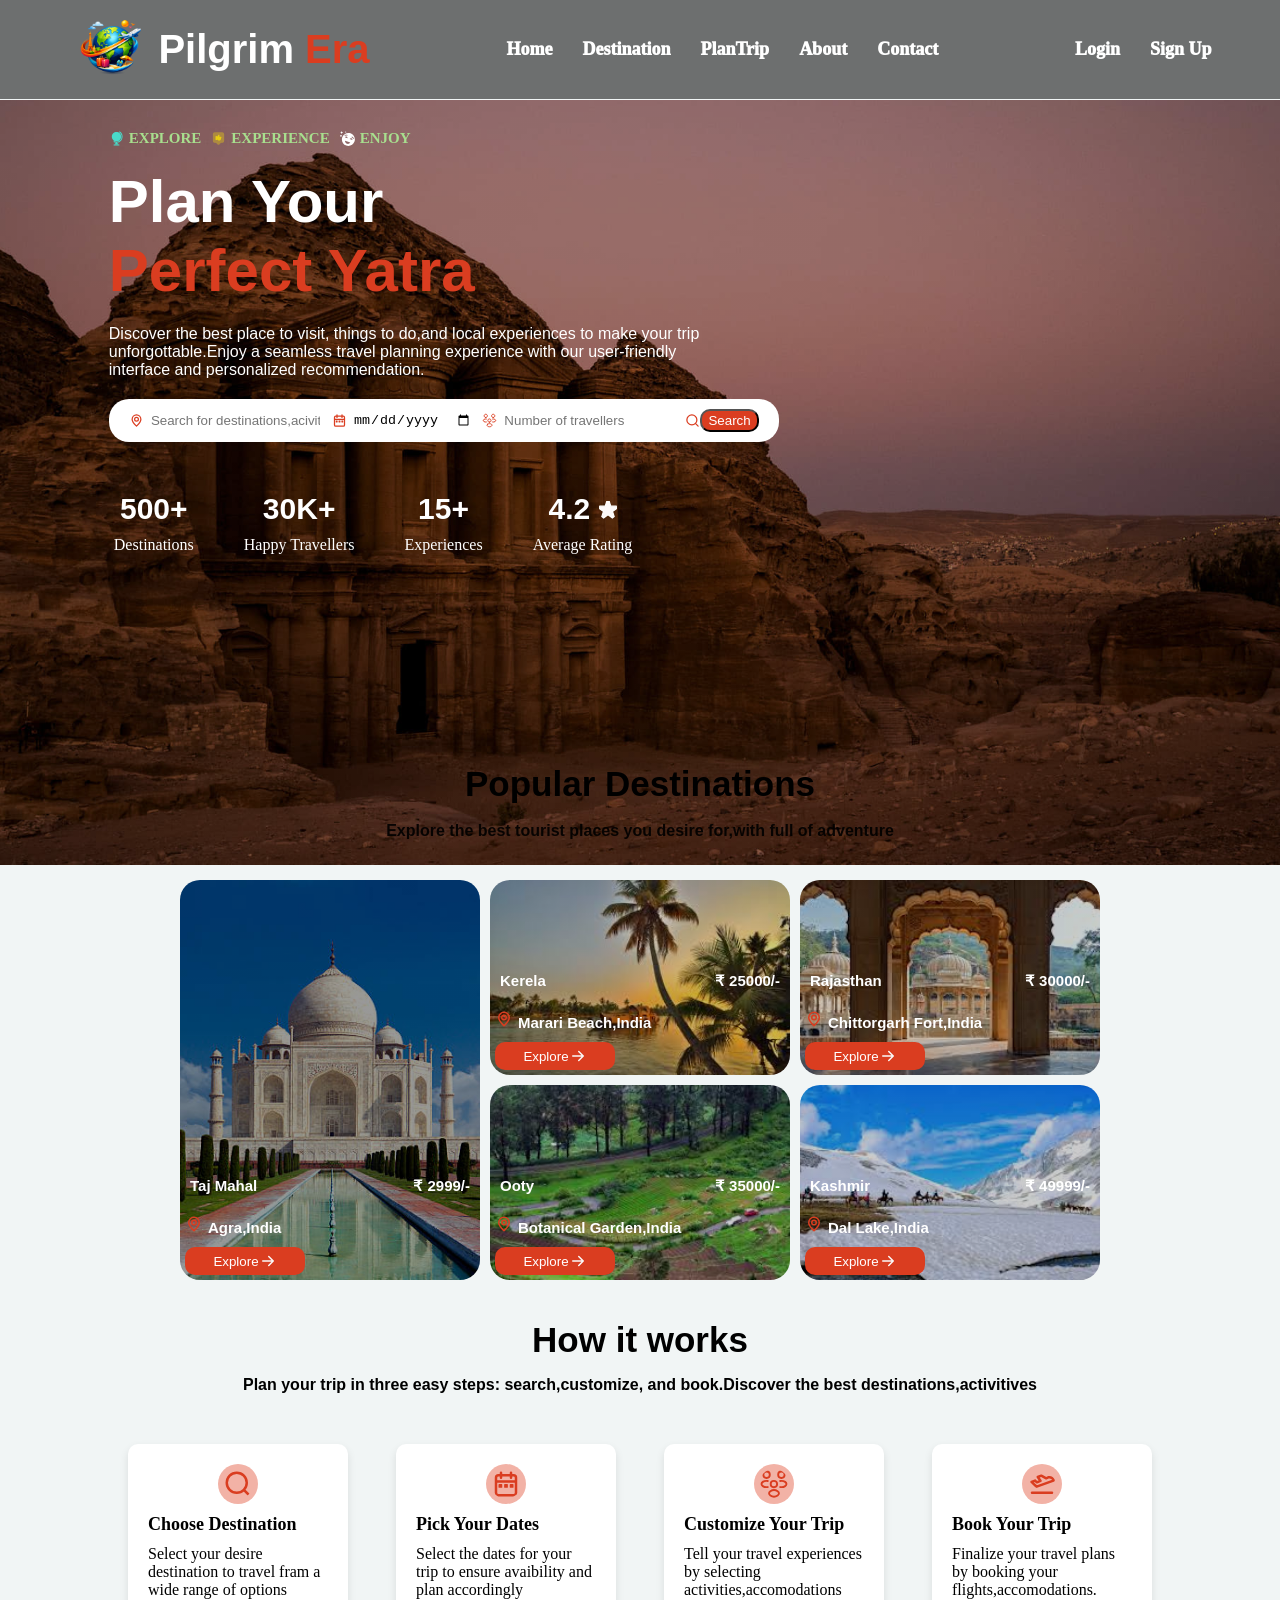
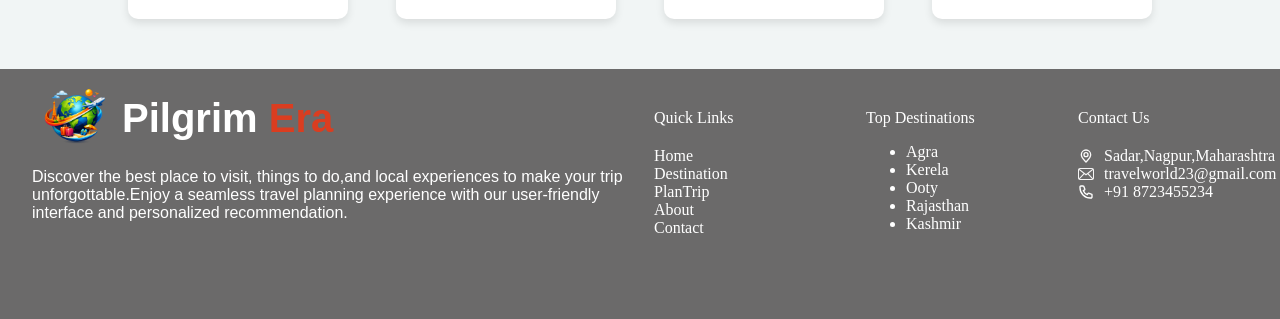
<file: index.html>
<!doctype html>
<html>
  <head>
    <meta charset="UTF-8">
    <meta name="viewport" content="width=device-width, initial-scale=1.0">
    <title>pilgrim-era</title>
    <link rel="stylesheet" href="./css/style.css" />
    <link rel="stylesheet" href="./css/navbar.css" />
    <link rel="stylesheet" href="./css/home.css" />
    <link rel="stylesheet" href="./css/footer.css" />
  </head>
  <body>
    <div class="main-hero-section">
      <!-- Navbar -->
      <div class="main-container">
        <div class="img-container">
          <img src="./images/main-logo.png" alt="logo" class="main-logo-img" />
          <h1 class="website-name">
            Pilgrim <span style="color: #da3d20">Era</span>
          </h1>
        </div>
      
        <input type="checkbox" id="toogle-menu" class="toogle-menu" />
        <label for="toogle-menu" class="hamburger-menu">
          <img src="./images/hamburger.svg" alt="hamburger" height="28px"/>
        </label>


        <div class="nav-menu">
          <a href="index.html" class="nav-item">Home</a>
          <a href="./pages/destination.html" class="nav-item">Destination</a>
          <a href="./pages/plantrip.html" class="nav-item">PlanTrip</a>
          <a href="./pages/about.html" class="nav-item">About</a>
          <a href="./pages/contact.html" class="nav-item">Contact</a>
        </div>
        <div class="nav-menu">
          <a href="./pages/login.html" class="nav-item">Login</a>
          <a href="./pages/signup.html" class="nav-item">Sign Up</a>
        </div>
   
      </div>

      <!-- Main-content -->
      <div class="main-content">
        <div class="highted-word">
          <span class="highted-text"
            ><img src="./images/explore.svg" alt="expore-icon" height="15px" />
            EXPLORE</span
          >
          <span class="highted-text"
            ><img
              src="./images/experience.svg"
              alt="experience-icon"
              height="15px"
            />
            EXPERIENCE</span
          >
          <span class="highted-text"
            ><img src="./images/enjoy.svg" alt="enjoy-icon" height="15px" />
            ENJOY</span
          >
        </div>
        <div class="sub-content">
          <span style="color: white">Plan Your</span><br />Perfect Yatra
        </div>
        <div style="color: white" class="main-info">
          Discover the best place to visit, things to do,and local experiences
          to make your trip unforgottable.Enjoy a seamless travel planning
          experience with our user-friendly interface and personalized
          recommendation.
        </div>
        <div class="destination-container">
          <div class="destination-item-container">
            <img
              src="./images/location-home.svg"
              alt="location-icon"
              height="15px"
            />
            <input
              class="destination-input"
              type="text"
              placeholder="Search for destinations,acivitives and experiences"
            />
          </div>
          <div class="destination-item-container">
            <img src="./images/date-home.svg" alt="date-icon" height="15px" />
            <input type="date" class="destination-input" />
          </div>
          <div class="destination-item-container">
            <img
              src="./images/people-home.svg"
              alt="people-icon"
              height="15px"
            />
            <input
              type="number"
              placeholder="Number of travellers"
              class="destination-input"
            />
          </div>
          <div class="destination-item-container">
            <img
              src="./images/search-home.svg"
              alt="search-icon"
              height="15px"
            />
            <button class="btn-search">Search</button>
          </div>
        </div>
        <div class="recommendation">
          <div class="recommendation-items">
            <span class="recommendation-count">500+</span>
            <span>Destinations</span>
          </div>
          <div class="recommendation-items">
            <span class="recommendation-count">30K+</span>
            <span>Happy Travellers</span>
          </div>
          <div class="recommendation-items">
            <span class="recommendation-count">15+</span>
            <span>Experiences</span>
          </div>
          <div class="recommendation-items">
            <span class="recommendation-count"
              >4.2
              <img src="./images/satr-home.svg" alt="star-icon" height="18px"
            /></span>
            <span>Average Rating</span>
          </div>
        </div>
      </div>

      <!--Destinations section  -->
      <div class="destination-section">
        <span class="destination-section-heading">Popular Destinations</span
        ><br />
        <span style="opacity: 0.9" class="destination-para"
          >Explore the best tourist places you desire for,with full of
          adventure</span
        >
      </div>

      <div class="destination-section-items">
        <div class="destination-section-item-1">
          <div class="main-destination">
            <div class="destination-info">
              <span class="destination-top-info">Taj Mahal</span>
              <span class="destination-top-info">₹ 2999/-</span>
            </div>
            <div>
              <span class="destination-bottom-info"
                ><img
                  src="./images/location-home.svg"
                  alt="location-icon"
                  height="18px"
                  style="padding-right: 5px"
                />Agra,India</span
              >
            </div>
            <button class="book-btn">
              Explore
              <img
                src="./images/arrow-right.svg"
                alt="arrow-right-icon"
                height="18px"
              />
            </button>
          </div>
        </div>
        <div class="destination-section-item-2">
          <div class="destination-section-item-sub-1">
            <div class="main-destination">
              <div class="destination-info">
                <span class="destination-top-info">Kerela</span>
                <span class="destination-top-info">₹ 25000/-</span>
              </div>
              <div>
                <span class="destination-bottom-info"
                  ><img
                    src="./images/location-home.svg"
                    alt="location-icon"
                    height="18px"
                    style="padding-right: 5px"
                  />Marari Beach,India</span
                >
              </div>
              <button class="book-btn">
                Explore
                <img
                  src="./images/arrow-right.svg"
                  alt="arrow-right-icon"
                  height="18px"
                />
              </button>
            </div>
          </div>
          <div class="destination-section-item-sub-2">
            <div class="main-destination">
              <div class="destination-info">
                <span class="destination-top-info">Ooty</span>
                <span class="destination-top-info">₹ 35000/-</span>
              </div>
              <div>
                <span class="destination-bottom-info"
                  ><img
                    src="./images/location-home.svg"
                    alt="location-icon"
                    height="18px"
                    style="padding-right: 5px"
                  />Botanical Garden,India</span
                >
              </div>
              <button class="book-btn">
                Explore
                <img
                  src="./images/arrow-right.svg"
                  alt="arrow-right-icon"
                  height="18px"
                />
              </button>
            </div>
          </div>
        </div>
        <div class="destination-section-item-3">
          <div class="destination-section-item-sub-3">
            <div class="main-destination">
              <div class="destination-info">
                <span class="destination-top-info">Rajasthan</span>
                <span class="destination-top-info">₹ 30000/-</span>
              </div>
              <div>
                <span class="destination-bottom-info"
                  ><img
                    src="./images/location-home.svg"
                    alt="location-icon"
                    height="18px"
                    style="padding-right: 5px"
                  />Chittorgarh Fort,India</span
                >
              </div>
              <button class="book-btn">
                Explore
                <img
                  src="./images/arrow-right.svg"
                  alt="arrow-right-icon"
                  height="18px"
                />
              </button>
            </div>
          </div>
          <div class="destination-section-item-sub-4">
            <div class="main-destination">
              <div class="destination-info">
                <span class="destination-top-info">Kashmir</span>
                <span class="destination-top-info">₹ 49999/-</span>
              </div>
              <div>
                <span class="destination-bottom-info"
                  ><img
                    src="./images/location-home.svg"
                    alt="location-icon"
                    height="18px"
                    style="padding-right: 5px"
                  />Dal Lake,India</span
                >
              </div>
              <button class="book-btn">
                Explore
                <img
                  src="./images/arrow-right.svg"
                  alt="arrow-right-icon"
                  height="18px"
                />
              </button>
            </div>
          </div>
        </div>
      </div>

      <!-- How it works -->
      <div class="work-section">
        <span class="work-section-heading">How it works</span>
        <span class="work-section-description"
          >Plan your trip in three easy steps: search,customize, and
          book.Discover the best destinations,activitives</span
        >
      </div>
      <div class="work-section-info-container">
        <div class="work-section-para-container">
          <div class="work-img-section">
            <img
              src="./images/search-home.svg"
              alt="search-img"
              height="30px"
              class="work-img"
            />
          </div>
          <span class="work-section-heading-item">Choose Destination</span>
          <span
            >Select your desire destination to travel fram a wide range of
            options</span
          >
        </div>
        <div class="work-section-para-container">
          <div class="work-img-section">
            <img
              src="./images/date-home.svg"
              alt="search-img"
              height="30px"
              class="work-img"
            />
          </div>
          <span class="work-section-heading-item">Pick Your Dates</span>
          <span
            >Select the dates for your trip to ensure avaibility and plan
            accordingly</span
          >
        </div>
        <div class="work-section-para-container">
          <div class="work-img-section">
            <img
              src="./images/people-home.svg"
              alt="search-img"
              height="30px"
              class="work-img"
            />
          </div>
          <span class="work-section-heading-item">Customize Your Trip</span>
          <span
            >Tell your travel experiences by selecting
            activities,accomodations</span
          >
        </div>
        <div class="work-section-para-container">
          <div class="work-img-section">
            <img
              src="./images/trip-home.svg"
              alt="search-img"
              height="30px"
              class="work-img"
            />
          </div>
          <span class="work-section-heading-item">Book Your Trip</span>
          <span
            >Finalize your travel plans by booking your
            flights,accomodations.</span
          >
        </div>
      </div>

      <!-- Footer -->

      <div class="main-footer-section">
        <div class="footer-info-container-first">
          <div>
            <div class="img-container">
              <img
                src="./images/main-logo.png"
                alt="logo"
                class="main-logo-img"
              />
              <h1 class="website-name">
                Pilgrim <span style="color: #da3d20">Era</span>
              </h1>
            </div>

            <div style="color: white" class="main-info">
              Discover the best place to visit, things to do,and local
              experiences to make your trip unforgottable.Enjoy a seamless
              travel planning experience with our user-friendly interface and
              personalized recommendation.
            </div>
          </div>
        </div>
        <div class="footer-info-container">
          <span class="footer-heading">Quick Links</span><br />
          <a href="index.html" class="footer-link">Home</a><br />
          <a href="./pages/destination.html" class="footer-link">Destination</a
          ><br />
          <a href="./pages/plantrip.html" class="footer-link">PlanTrip</a><br />
          <a href="./pages/about.html" class="footer-link">About</a><br />
          <a href="./pages/contact.html" class="footer-link">Contact</a><br />
        </div>
        <div class="footer-info-container">
          <span>Top Destinations</span>
          <ul>
            <li>Agra</li>
            <li>Kerela</li>
            <li>Ooty</li>
            <li>Rajasthan</li>
            <li>Kashmir</li>
          </ul>
        </div>
        <div class="footer-info-container">
          <span>Contact Us</span><br />
          <div class="footer-align">
            <img src="./images/location.svg" alt="phone" class="img-footer" />
          <a href="https://maps.app.goo.gl/tefS2K4EFeZtuiAq8" target="_main" class="href-footer"
            >Sadar,Nagpur,Maharashtra</a
          ></div>
          <div class="footer-align">
            <img src="./images/mail.svg" alt="phone" class="img-footer" />
          <a href="mailto:travelworld23@gmail.com" class="href-footer">travelworld23@gmail.com</a
          ></div>
          <div class="footer-align">
            <img src="./images/phone.svg" alt="phone" class="img-footer" />
          <a href="tel:+91 8723455234" class="href-footer">+91 8723455234</a>
          </div>
        </div>
      </div>
    </div>
  </body>
</html>
</file>
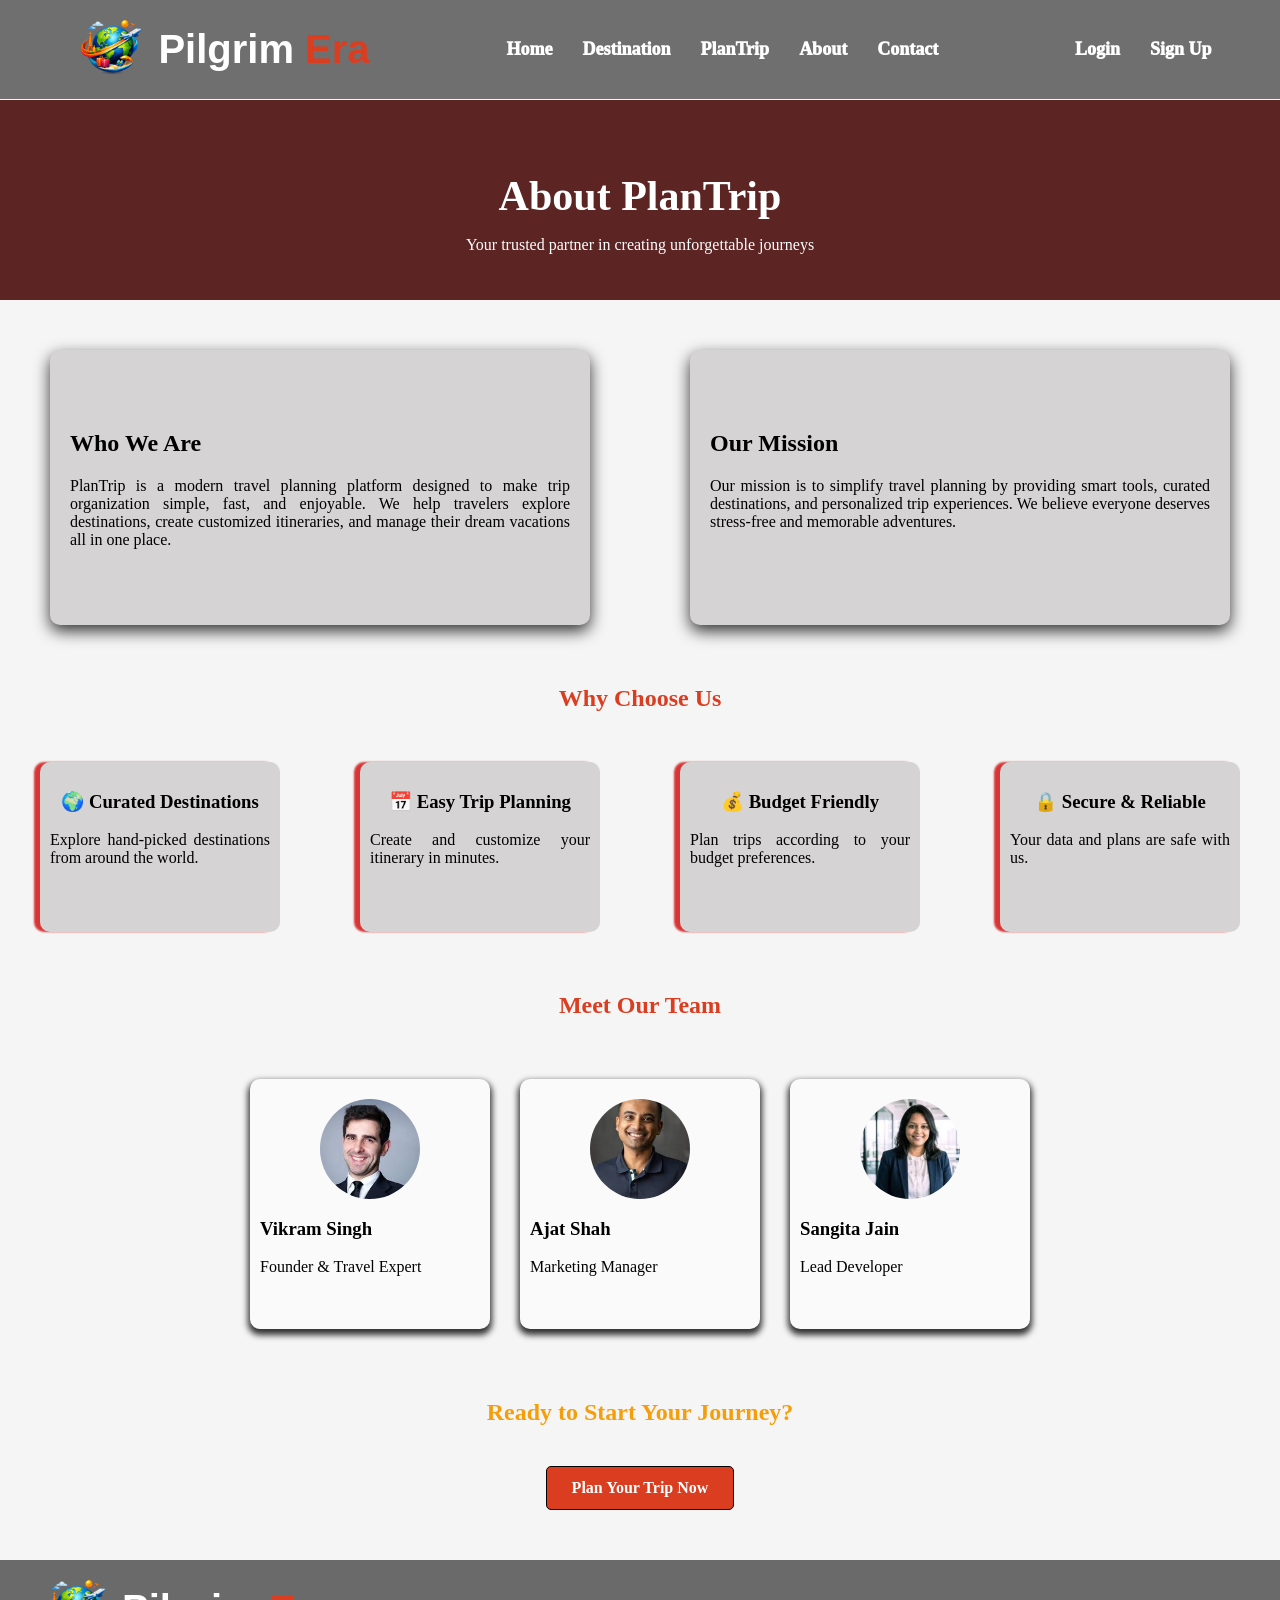
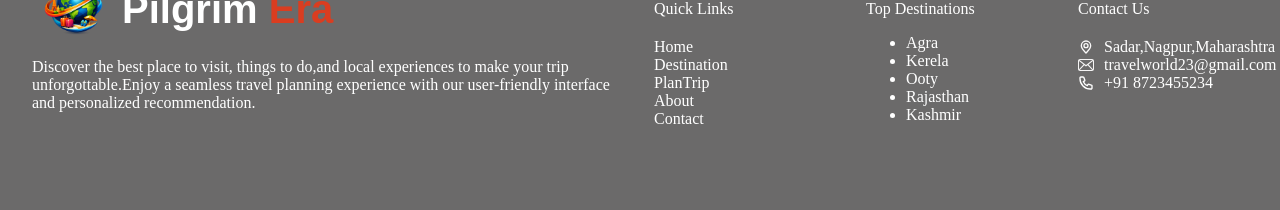
<file: pages/about.html>
<!DOCTYPE html>
<html>
<head>
     <title>pilgrim-era</title>
     <link rel="stylesheet" href="./../css/style.css" />
     <link rel="stylesheet" href="./../css/navbar.css"/>
     <link rel="stylesheet" href="./../css/footer.css"/>
     <link rel="stylesheet" href="./../css/about.css"/>

</head>
<body>
    <!-- navbar -->
    <div class="main-container">
        <div class="img-container">
            <img src="./../images/main-logo.png" alt="logo" class="main-logo-img"/>
            <h1 class="website-name">Pilgrim <span style="color:#DA3D20;">Era</span></h1>
        </div>

         <input type="checkbox" id="toogle-menu" class="toogle-menu" />
        <label for="toogle-menu" class="hamburger-menu">
          <img src="./../images/hamburger.svg" alt="hamburger" height="28px"/>
        </label>

        <div class="nav-menu">
            <a href="./../index.html" class="nav-item">Home</a>
            <a href="./destination.html" class="nav-item">Destination</a>
            <a href="./plantrip.html" class="nav-item">PlanTrip</a>
            <a href="about.html" class="nav-item">About</a>
            <a href="./contact.html" class="nav-item">Contact</a>
        </div>
        <div class="nav-menu">
            <a href="./login.html" class="nav-item">Login</a>
            <a href="./signup.html" class="nav-item">Sign Up</a>
        </div>
    </div>


    <section class="about-main">
        <div>


    <!-- Hero Section -->
    <section class="hero">
        <h1>About PlanTrip</h1>
        <p>Your trusted partner in creating unforgettable journeys</p>
    </section>

    <div class="about-section-head-area">
    <!-- Who We Are -->
    <section class="about-section">
        <h2>Who We Are</h2>
        <p>
            PlanTrip is a modern travel planning platform designed to make trip 
            organization simple, fast, and enjoyable. We help travelers explore 
            destinations, create customized itineraries, and manage their dream 
            vacations all in one place.
        </p>
    </section>

    <!-- Mission -->
    <section class="mission-section">
        <h2>Our Mission</h2>
        <p>
            Our mission is to simplify travel planning by providing smart tools, 
            curated destinations, and personalized trip experiences. We believe 
            everyone deserves stress-free and memorable adventures.
        </p>
    </section>
    </div>

    <!-- Why Choose Us -->
    <section class="features-section">
        <h2>Why Choose Us</h2>

        <div class="features-grid">
            <div class="feature-box">
                <h3>🌍 Curated Destinations</h3>
                <p>Explore hand-picked destinations from around the world.</p>
            </div>

            <div class="feature-box">
                <h3>📅 Easy Trip Planning</h3>
                <p>Create and customize your itinerary in minutes.</p>
            </div>

            <div class="feature-box">
                <h3>💰 Budget Friendly</h3>
                <p>Plan trips according to your budget preferences.</p>
            </div>

            <div class="feature-box">
                <h3>🔒 Secure & Reliable</h3>
                <p>Your data and plans are safe with us.</p>
            </div>
        </div>
    </section>

    <!-- Team Section -->
    <section class="team-section">
        <h2>Meet Our Team</h2>

        <div class="team-grid">
            <div class="team-card">
                <img src="./../images/profile1.jpg" alt="Team Member">
                <h3>Vikram Singh</h3>
                <p>Founder & Travel Expert</p>
            </div>

            <div class="team-card">
                <img src="./../images/profile2.jpg" alt="Team Member">
                <h3>Ajat Shah</h3>
                <p>Marketing Manager</p>
            </div>

            <div class="team-card">
                <img src="./../images/profile3.jpg" alt="Team Member">
                <h3>Sangita Jain</h3>
                <p>Lead Developer</p>
            </div>
        </div>
    </section>

    <!-- Call To Action -->
    <section class="cta-section">
        <h2>Ready to Start Your Journey?</h2>
        <a href="plantrip.html" class="cta-button">Plan Your Trip Now</a>
    </section>

        </div>
    </section>

    

   
      <!-- Footer -->

      <div class="main-footer-section">
        <div class="footer-info-container-first">
          <div>
            <div class="img-container">
              <img
                src="./../images/main-logo.png"
                alt="logo"
                class="main-logo-img"
              />
              <h1 class="website-name">
                Pilgrim <span style="color: #da3d20">Era</span>
              </h1>
            </div>

            <div style="color: white" class="main-info">
              Discover the best place to visit, things to do,and local
              experiences to make your trip unforgottable.Enjoy a seamless
              travel planning experience with our user-friendly interface and
              personalized recommendation.
            </div>
          </div>
        </div>
        <div class="footer-info-container">
          <span class="footer-heading">Quick Links</span><br />
          <a href="./../index.html" class="footer-link">Home</a><br />
          <a href="./destination.html" class="footer-link">Destination</a
          ><br />
          <a href="./plantrip.html" class="footer-link">PlanTrip</a><br />
          <a href="about.html" class="footer-link">About</a><br />
          <a href="./contact.html" class="footer-link">Contact</a><br />
        </div>
        <div class="footer-info-container">
          <span>Top Destinations</span>
          <ul>
            <li>Agra</li>
            <li>Kerela</li>
            <li>Ooty</li>
            <li>Rajasthan</li>
            <li>Kashmir</li>
          </ul>
        </div>
        <div class="footer-info-container">
          <span>Contact Us</span><br />
          <div class="footer-align">
            <img src="./../images/location.svg" alt="phone" class="img-footer" />
          <a href="https://maps.app.goo.gl/tefS2K4EFeZtuiAq8" target="_main" class="href-footer"
            >Sadar,Nagpur,Maharashtra</a
          ></div>
          <div class="footer-align">
            <img src="./../images/mail.svg" alt="phone" class="img-footer" />
          <a href="mailto:travelworld23@gmail.com" class="href-footer">travelworld23@gmail.com</a
          ></div>
          <div class="footer-align">
            <img src="./../images/phone.svg" alt="phone" class="img-footer" />
          <a href="tel:+91 8723455234" class="href-footer">+91 8723455234</a>
          </div>
        </div>
      </div>
    
</body>
</html>
</file>
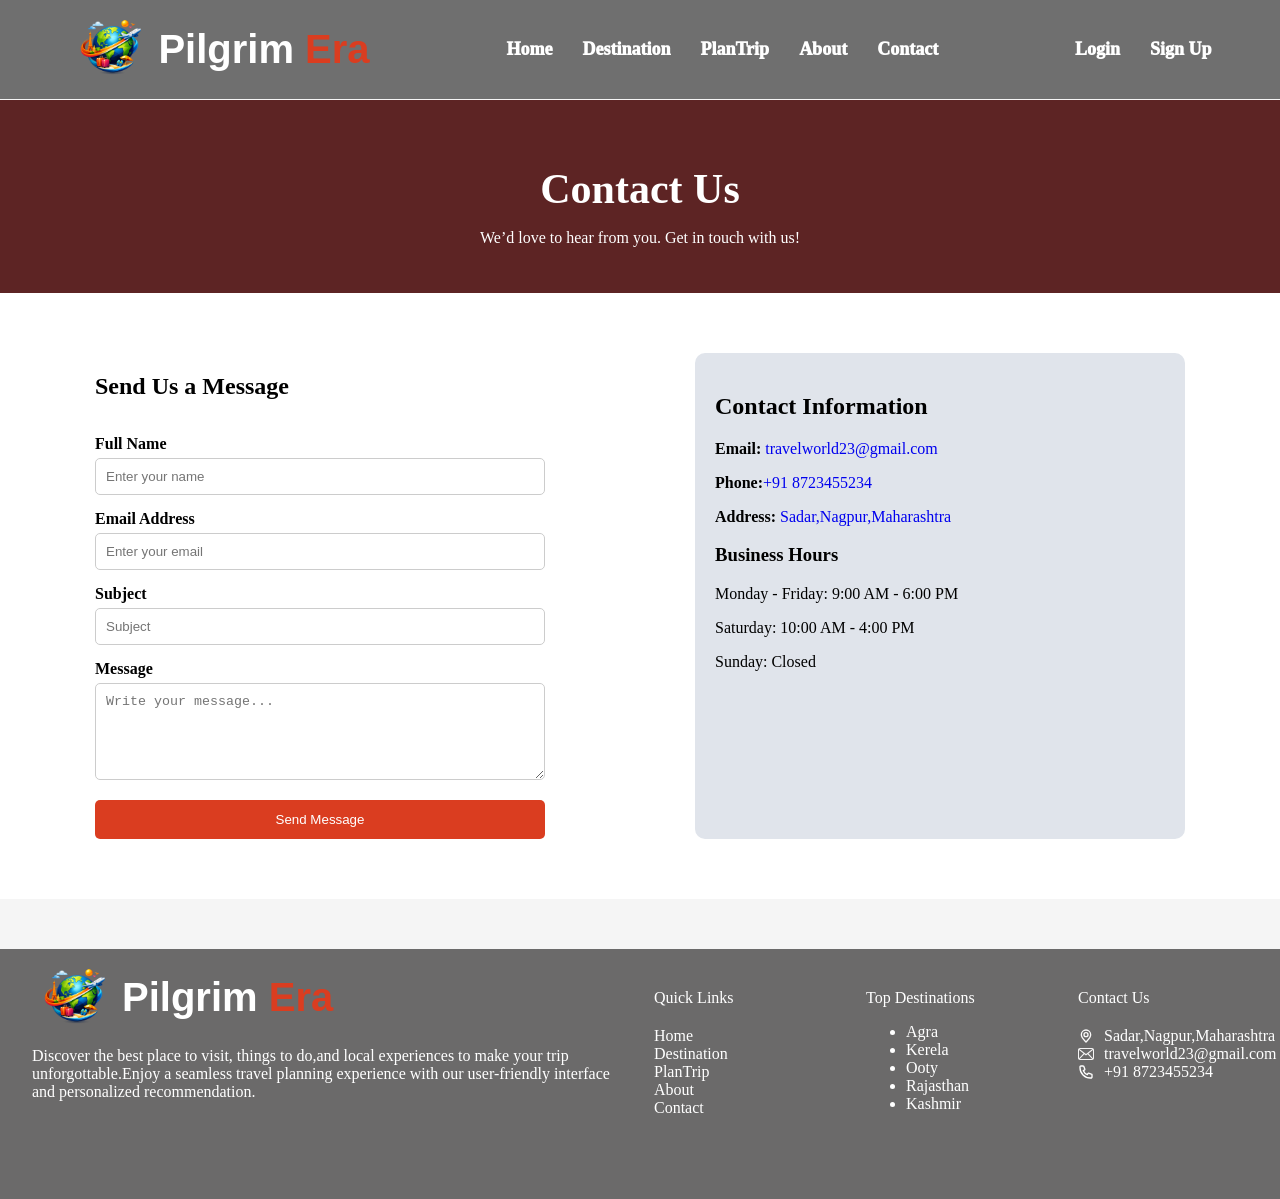
<file: pages/contact.html>
<!DOCTYPE html>
<html>
<head>
     <title>pilgrim-era</title>
     <link rel="stylesheet" href="./../css/style.css" />
     <link rel="stylesheet" href="./../css/navbar.css"/>
     <link rel="stylesheet" href="./../css/footer.css"/>
     <link rel="stylesheet" href="./../css/contact.css"/>

</head>
<body>
    <!-- navbar -->
    <div class="main-container">
        <div class="img-container">
            <img src="./../images/main-logo.png" alt="logo" class="main-logo-img"/>
            <h1 class="website-name">Pilgrim <span style="color:#DA3D20;">Era</span></h1>
        </div>

        <input type="checkbox" id="toogle-menu" class="toogle-menu" />
        <label for="toogle-menu" class="hamburger-menu">
          <img src="./../images/hamburger.svg" alt="hamburger" height="28px"/>
        </label>

        <div class="nav-menu">
            <a href="./../index.html" class="nav-item">Home</a>
            <a href="./destination.html" class="nav-item">Destination</a>
            <a href="./plantrip.html" class="nav-item">PlanTrip</a>
            <a href="./about.html" class="nav-item">About</a>
            <a href="contact.html" class="nav-item">Contact</a>
        </div>
        <div class="nav-menu">
            <a href="./login.html" class="nav-item">Login</a>
            <a href="./signup.html" class="nav-item">Sign Up</a>
        </div>
    </div>


  

    <!-- Hero Section -->
    <section class="hero">
        <h1>Contact Us</h1>
        <p>We’d love to hear from you. Get in touch with us!</p>
    </section>

    <!-- Contact Section -->
    <section class="contact-section">

        <div class="contact-container">

            <!-- Contact Form -->
            <div class="contact-form">
                <h2>Send Us a Message</h2>

                <form>
                    <label>Full Name</label>
                    <input type="text" placeholder="Enter your name" required>

                    <label>Email Address</label>
                    <input type="email" placeholder="Enter your email" required>

                    <label>Subject</label>
                    <input type="text" placeholder="Subject">

                    <label>Message</label>
                    <textarea rows="5" placeholder="Write your message..." required></textarea>

                    <button type="submit">Send Message</button>
                </form>
            </div>

            <!-- Contact Info -->
            <div class="contact-info">
                <h2>Contact Information</h2>
                <p><strong>Email:</strong><a href="travelworld23@gmail.com" style="text-decoration: none;"> travelworld23@gmail.com</a></p>
                <p><strong>Phone:</strong><a href="tel:+91 8723455234" style="text-decoration: none;">+91 8723455234</a></p>
                <p><strong>Address:</strong><a href="https://maps.app.goo.gl/tefS2K4EFeZtuiAq8" target="_main" style="text-decoration: none;"> Sadar,Nagpur,Maharashtra</a></p>

                <h3>Business Hours</h3>
                <p>Monday - Friday: 9:00 AM - 6:00 PM</p>
                <p>Saturday: 10:00 AM - 4:00 PM</p>
                <p>Sunday: Closed</p>
            </div>

        </div>

    </section>


   

    

   
      <!-- Footer -->

      <div class="main-footer-section">
        <div class="footer-info-container-first">
          <div>
            <div class="img-container">
              <img
                src="./../images/main-logo.png"
                alt="logo"
                class="main-logo-img"
              />
              <h1 class="website-name">
                Pilgrim <span style="color: #da3d20">Era</span>
              </h1>
            </div>

            <div style="color: white" class="main-info">
              Discover the best place to visit, things to do,and local
              experiences to make your trip unforgottable.Enjoy a seamless
              travel planning experience with our user-friendly interface and
              personalized recommendation.
            </div>
          </div>
        </div>
        <div class="footer-info-container">
          <span class="footer-heading">Quick Links</span><br />
          <a href="./../index.html" class="footer-link">Home</a><br />
          <a href="./destination.html" class="footer-link">Destination</a
          ><br />
          <a href="./plantrip.html" class="footer-link">PlanTrip</a><br />
          <a href="./about.html" class="footer-link">About</a><br />
          <a href="contact.html" class="footer-link">Contact</a><br />
        </div>
        <div class="footer-info-container">
          <span>Top Destinations</span>
          <ul>
            <li>Agra</li>
            <li>Kerela</li>
            <li>Ooty</li>
            <li>Rajasthan</li>
            <li>Kashmir</li>
          </ul>
        </div>
        <div class="footer-info-container">
          <span>Contact Us</span><br />
          <div class="footer-align">
            <img src="./../images/location.svg" alt="phone" class="img-footer" />
          <a href="https://maps.app.goo.gl/tefS2K4EFeZtuiAq8" target="_main" class="href-footer"
            >Sadar,Nagpur,Maharashtra</a
          ></div>
          <div class="footer-align">
            <img src="./../images/mail.svg" alt="phone" class="img-footer" />
          <a href="mailto:travelworld23@gmail.com" class="href-footer">travelworld23@gmail.com</a
          ></div>
          <div class="footer-align">
            <img src="./../images/phone.svg" alt="phone" class="img-footer" />
          <a href="tel:+91 8723455234" class="href-footer">+91 8723455234</a>
          </div>
        </div>
      </div>
    
</body>
</html>
</file>
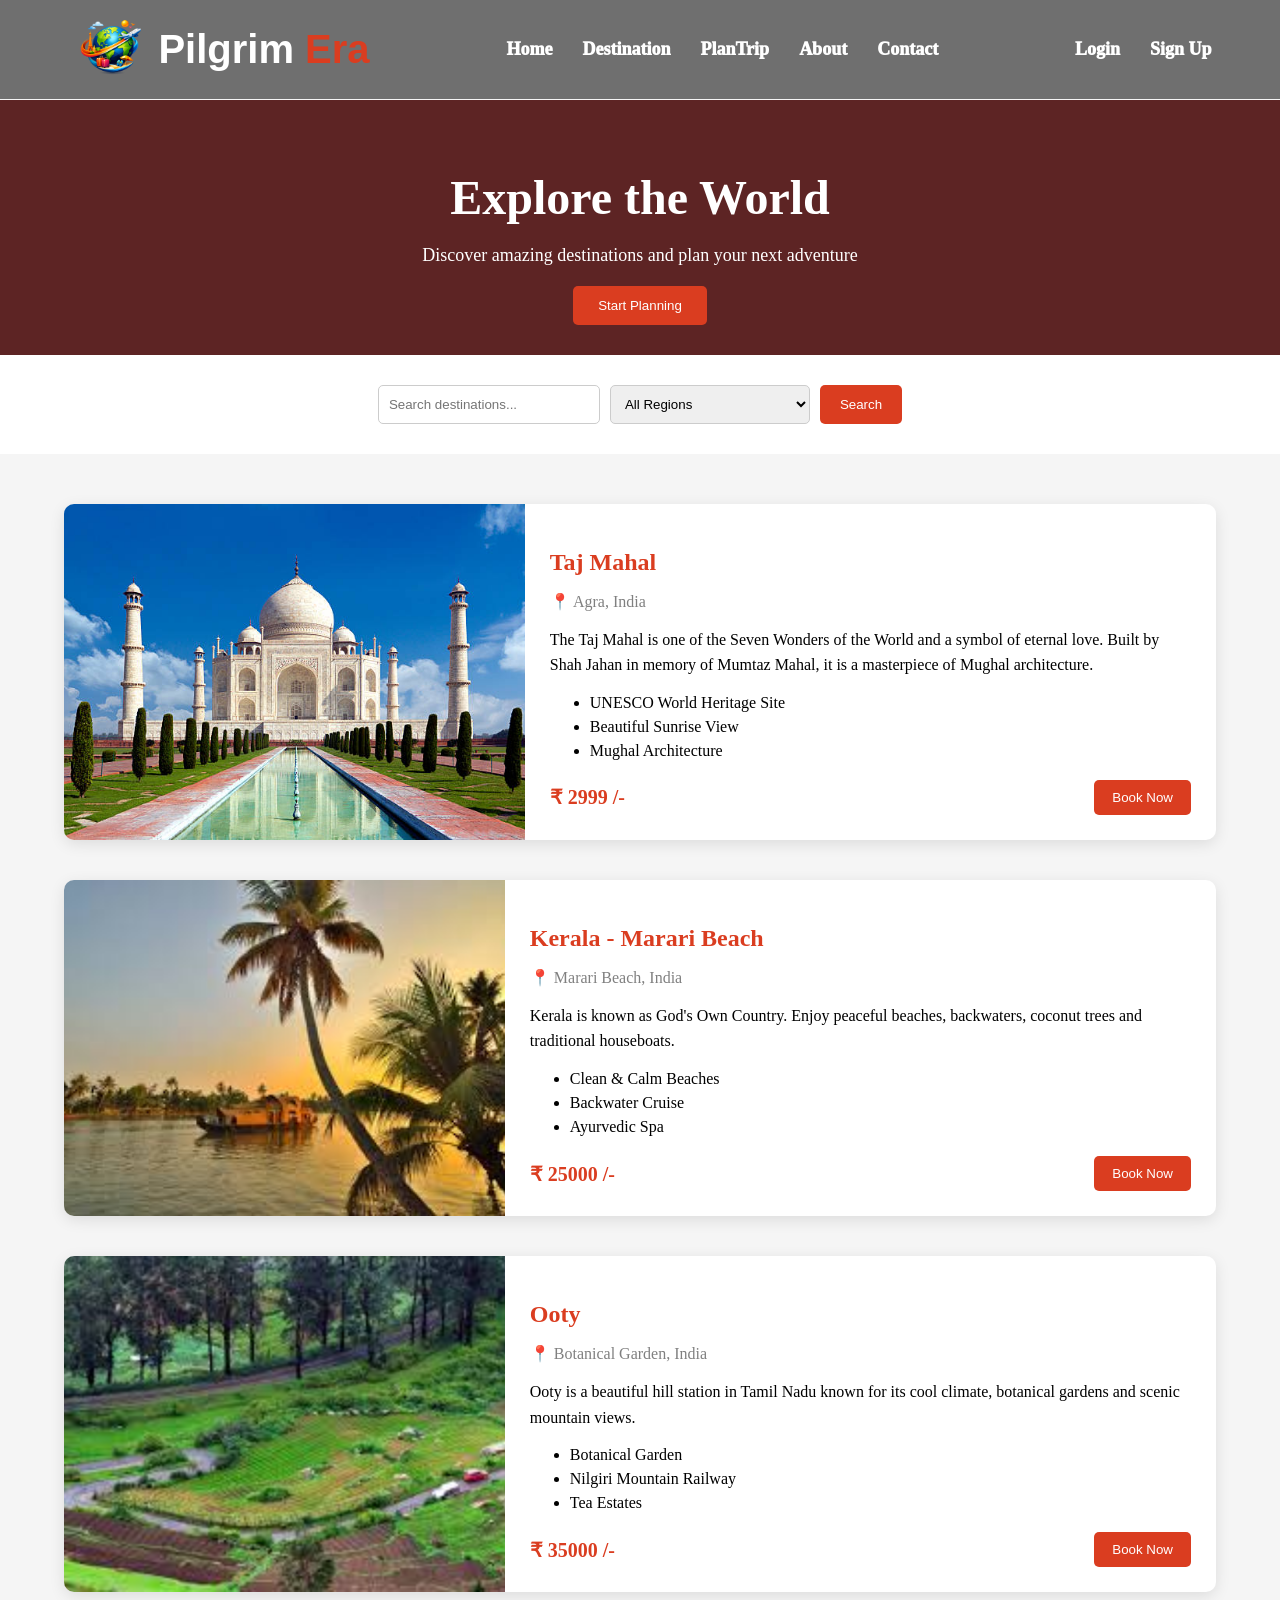
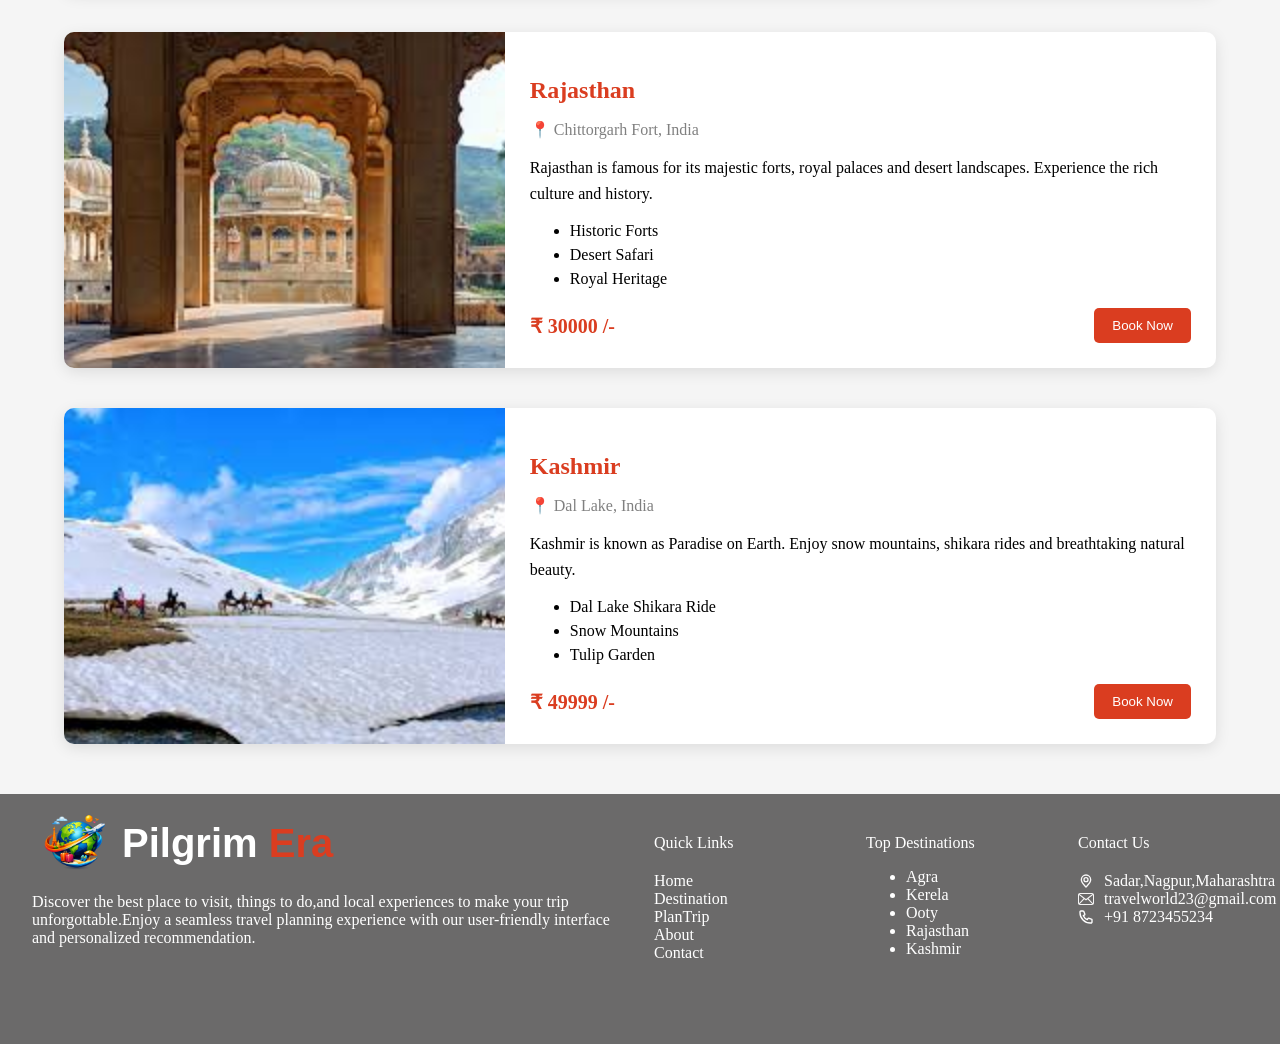
<file: pages/destination.html>
<!DOCTYPE html>
<html>
<head>
     <title>pilgrim-era</title>
     <link rel="stylesheet" href="./../css/style.css" />
     <link rel="stylesheet" href="./../css/navbar.css"/>
     <link rel="stylesheet" href="./../css/footer.css"/>
     <link rel="stylesheet" href="./../css/destination.css"/>

</head>
<body>
    <!-- navbar -->
    <div class="main-container">
        <div class="img-container">
            <img src="./../images/main-logo.png" alt="logo" class="main-logo-img"/>
            <h1 class="website-name">Pilgrim <span style="color:#DA3D20;">Era</span></h1>
        </div>

         <input type="checkbox" id="toogle-menu" class="toogle-menu" />
        <label for="toogle-menu" class="hamburger-menu">
          <img src="./../images/hamburger.svg" alt="hamburger" height="28px"/>
        </label>

        <div class="nav-menu">
            <a href="./../index.html" class="nav-item">Home</a>
            <a href="destination.html" class="nav-item">Destination</a>
            <a href="./plantrip.html" class="nav-item">PlanTrip</a>
            <a href="./about.html" class="nav-item">About</a>
            <a href="./contact.html" class="nav-item">Contact</a>
        </div>
        <div class="nav-menu">
            <a href="./login.html" class="nav-item">Login</a>
            <a href="./signup.html" class="nav-item">Sign Up</a>
        </div>
    </div>

     <!-- Hero Section -->
    <section class="hero">
        <h1>Explore the World</h1>
        <p>Discover amazing destinations and plan your next adventure</p>
        <button>Start Planning</button>
    </section>

    <!-- Search Section -->
    <section class="search-section">
        <input type="text" placeholder="Search destinations...">
        <select>
            <option>All Regions</option>
            <option>Asia</option>
            <option>Europe</option>
            <option>America</option>
            <option>Africa</option>
            <option>Australia</option>
        </select>
        <button>Search</button>
    </section>

    <!-- Destinations Explore-->


  <section class="destination-container">

    <!-- Taj Mahal -->
    <div class="destination-card">
      <img src="./../images/tajmahal-home-bg.jpg" alt="Taj Mahal">
      <div class="destination-content">
        <h2>Taj Mahal</h2>
        <p class="location">📍 Agra, India</p>
        <p class="description">
          The Taj Mahal is one of the Seven Wonders of the World and a symbol of eternal love. 
          Built by Shah Jahan in memory of Mumtaz Mahal, it is a masterpiece of Mughal architecture.
        </p>

        <ul class="highlights">
          <li>UNESCO World Heritage Site</li>
          <li>Beautiful Sunrise View</li>
          <li>Mughal Architecture</li>
        </ul>

        <div class="price-book">
          <span class="price">₹ 2999 /-</span>
          <button>Book Now</button>
        </div>
      </div>
    </div>

    <!-- Kerala -->
    <div class="destination-card">
      <img src="./../images/kerala-home-bg.jpg" alt="Kerala">
      <div class="destination-content">
        <h2>Kerala - Marari Beach</h2>
        <p class="location">📍 Marari Beach, India</p>
        <p class="description">
          Kerala is known as God's Own Country. Enjoy peaceful beaches, backwaters, 
          coconut trees and traditional houseboats.
        </p>

        <ul class="highlights">
          <li>Clean & Calm Beaches</li>
          <li>Backwater Cruise</li>
          <li>Ayurvedic Spa</li>
        </ul>

        <div class="price-book">
          <span class="price">₹ 25000 /-</span>
          <button>Book Now</button>
        </div>
      </div>
    </div>

    <!-- Ooty -->
    <div class="destination-card">
      <img src="./../images/ooty-home-bg.jpg" alt="Ooty">
      <div class="destination-content">
        <h2>Ooty</h2>
        <p class="location">📍 Botanical Garden, India</p>
        <p class="description">
          Ooty is a beautiful hill station in Tamil Nadu known for its cool climate, 
          botanical gardens and scenic mountain views.
        </p>

        <ul class="highlights">
          <li>Botanical Garden</li>
          <li>Nilgiri Mountain Railway</li>
          <li>Tea Estates</li>
        </ul>

        <div class="price-book">
          <span class="price">₹ 35000 /-</span>
          <button>Book Now</button>
        </div>
      </div>
    </div>

    <!-- Rajasthan -->
    <div class="destination-card">
      <img src="./../images/rajasthan-home-bg.jpg" alt="Rajasthan">
      <div class="destination-content">
        <h2>Rajasthan</h2>
        <p class="location">📍 Chittorgarh Fort, India</p>
        <p class="description">
          Rajasthan is famous for its majestic forts, royal palaces and desert landscapes. 
          Experience the rich culture and history.
        </p>

        <ul class="highlights">
          <li>Historic Forts</li>
          <li>Desert Safari</li>
          <li>Royal Heritage</li>
        </ul>

        <div class="price-book">
          <span class="price">₹ 30000 /-</span>
          <button>Book Now</button>
        </div>
      </div>
    </div>

    <!-- Kashmir -->
    <div class="destination-card">
      <img src="./../images/kashmir-home-bg.jpg" alt="Kashmir">
      <div class="destination-content">
        <h2>Kashmir</h2>
        <p class="location">📍 Dal Lake, India</p>
        <p class="description">
          Kashmir is known as Paradise on Earth. Enjoy snow mountains, shikara rides 
          and breathtaking natural beauty.
        </p>

        <ul class="highlights">
          <li>Dal Lake Shikara Ride</li>
          <li>Snow Mountains</li>
          <li>Tulip Garden</li>
        </ul>

        <div class="price-book">
          <span class="price">₹ 49999 /-</span>
          <button>Book Now</button>
        </div>
      </div>
    </div>

  </section>


    

    <!-- Footer -->

      <div class="main-footer-section">
        <div class="footer-info-container-first">
          <div>
            <div class="img-container">
              <img
                src="./../images/main-logo.png"
                alt="logo"
                class="main-logo-img"
              />
              <h1 class="website-name">
                Pilgrim <span style="color: #da3d20">Era</span>
              </h1>
            </div>

            <div style="color: white" class="main-info">
              Discover the best place to visit, things to do,and local
              experiences to make your trip unforgottable.Enjoy a seamless
              travel planning experience with our user-friendly interface and
              personalized recommendation.
            </div>
          </div>
        </div>
        <div class="footer-info-container">
          <span class="footer-heading">Quick Links</span><br />
          <a href="./../index.html" class="footer-link">Home</a><br />
          <a href="destination.html" class="footer-link">Destination</a
          ><br />
          <a href="./plantrip.html" class="footer-link">PlanTrip</a><br />
          <a href="./about.html" class="footer-link">About</a><br />
          <a href="./contact.html" class="footer-link">Contact</a><br />
        </div>
        <div class="footer-info-container">
          <span>Top Destinations</span>
          <ul>
            <li>Agra</li>
            <li>Kerela</li>
            <li>Ooty</li>
            <li>Rajasthan</li>
            <li>Kashmir</li>
          </ul>
        </div>
        <div class="footer-info-container">
          <span>Contact Us</span><br />
          <div class="footer-align">
            <img src="./../images/location.svg" alt="phone" class="img-footer" />
          <a href="https://maps.app.goo.gl/tefS2K4EFeZtuiAq8" target="_main" class="href-footer"
            >Sadar,Nagpur,Maharashtra</a
          ></div>
          <div class="footer-align">
            <img src="./../images/mail.svg" alt="phone" class="img-footer" />
          <a href="mailto:travelworld23@gmail.com" class="href-footer">travelworld23@gmail.com</a
          ></div>
          <div class="footer-align">
            <img src="./../images/phone.svg" alt="phone" class="img-footer" />
          <a href="tel:+91 8723455234" class="href-footer">+91 8723455234</a>
          </div>
        </div>
      </div>
    
</body>
</html>
</file>
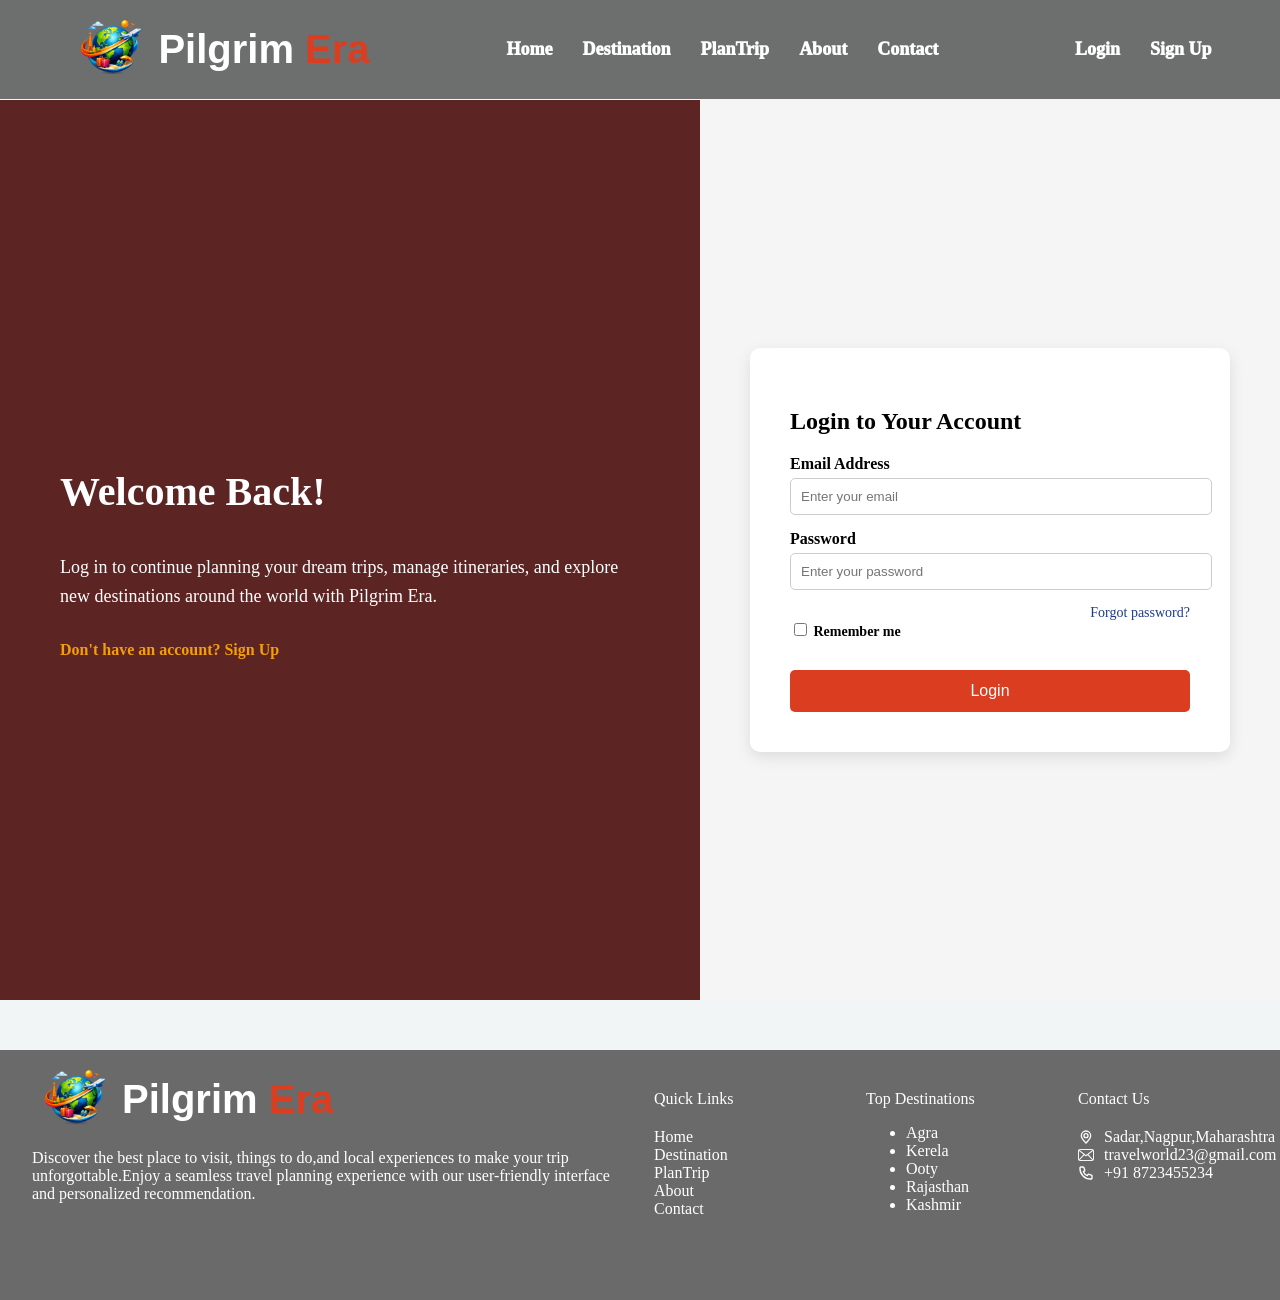
<file: pages/login.html>
<!DOCTYPE html>
<html>
<head>
     <title>pilgrim-era</title>
     <link rel="stylesheet" href="./../css/style.css" />
     <link rel="stylesheet" href="./../css/navbar.css"/>
     <link rel="stylesheet" href="./../css/footer.css"/>
     <link rel="stylesheet" href="./../css/login.css"/>

</head>
<body>
    <!-- navbar -->
    <div class="main-container">
        <div class="img-container">
            <img src="./../images/main-logo.png" alt="logo" class="main-logo-img"/>
            <h1 class="website-name">Pilgrim <span style="color:#DA3D20;">Era</span></h1>
        </div>

          <input type="checkbox" id="toogle-menu" class="toogle-menu" />
        <label for="toogle-menu" class="hamburger-menu">
          <img src="./../images/hamburger.svg" alt="hamburger" height="28px"/>
        </label>

        <div class="nav-menu">
            <a href="./../index.html" class="nav-item">Home</a>
            <a href="./destination.html" class="nav-item">Destination</a>
            <a href="./plantrip.html" class="nav-item">PlanTrip</a>
            <a href="./about.html" class="nav-item">About</a>
            <a href="./contact.html" class="nav-item">Contact</a>
        </div>
        <div class="nav-menu">
            <a href="login.html" class="nav-item">Login</a>
            <a href="./signup.html" class="nav-item">Sign Up</a>
        </div>
    </div>

      <div class="login-container">

        <!-- Left Side -->
        <div class="login-left">
            <h1>Welcome Back!</h1>
            <p>
                Log in to continue planning your dream trips, 
                manage itineraries, and explore new destinations 
                around the world with Pilgrim Era.
            </p>
            <a href="./signup.html" class="signup-link">Don't have an account? Sign Up</a>
        </div>

        <!-- Right Side -->
        <div class="login-right">
            <div class="login-form">
                <h2>Login to Your Account</h2>

                <form>
                    <label>Email Address</label>
                    <input type="email" placeholder="Enter your email" required>

                    <label>Password</label>
                    <input type="password" placeholder="Enter your password" required>

                    <div class="form-options">
                        <label>
                            <input type="checkbox"> Remember me
                        </label>
                        <a href="#">Forgot password?</a>
                    </div>

                    <button type="submit">Login</button>
                </form>
            </div>
        </div>

      </div>
       
    <!-- Footer -->

      <div class="main-footer-section">
        <div class="footer-info-container-first">
          <div>
            <div class="img-container">
              <img
                src="./../images/main-logo.png"
                alt="logo"
                class="main-logo-img"
              />
              <h1 class="website-name">
                Pilgrim <span style="color: #da3d20">Era</span>
              </h1>
            </div>

            <div style="color: white" class="main-info">
              Discover the best place to visit, things to do,and local
              experiences to make your trip unforgottable.Enjoy a seamless
              travel planning experience with our user-friendly interface and
              personalized recommendation.
            </div>
          </div>
        </div>
        <div class="footer-info-container">
          <span class="footer-heading">Quick Links</span><br />
          <a href="./../index.html" class="footer-link">Home</a><br />
          <a href="./destination.html" class="footer-link">Destination</a
          ><br />
          <a href="./plantrip.html" class="footer-link">PlanTrip</a><br />
          <a href="./about.html" class="footer-link">About</a><br />
          <a href="./contact.html" class="footer-link">Contact</a><br />
        </div>
        <div class="footer-info-container">
          <span>Top Destinations</span>
          <ul>
            <li>Agra</li>
            <li>Kerela</li>
            <li>Ooty</li>
            <li>Rajasthan</li>
            <li>Kashmir</li>
          </ul>
        </div>
        <div class="footer-info-container">
          <span>Contact Us</span><br />
          <div class="footer-align">
            <img src="./../images/location.svg" alt="phone" class="img-footer" />
          <a href="https://maps.app.goo.gl/tefS2K4EFeZtuiAq8" target="_main" class="href-footer"
            >Sadar,Nagpur,Maharashtra</a
          ></div>
          <div class="footer-align">
            <img src="./../images/mail.svg" alt="phone" class="img-footer" />
          <a href="mailto:travelworld23@gmail.com" class="href-footer">travelworld23@gmail.com</a
          ></div>
          <div class="footer-align">
            <img src="./../images/phone.svg" alt="phone" class="img-footer" />
          <a href="tel:+91 8723455234" class="href-footer">+91 8723455234</a>
          </div>
        </div>
      </div>
    
</body>
</html>
</file>
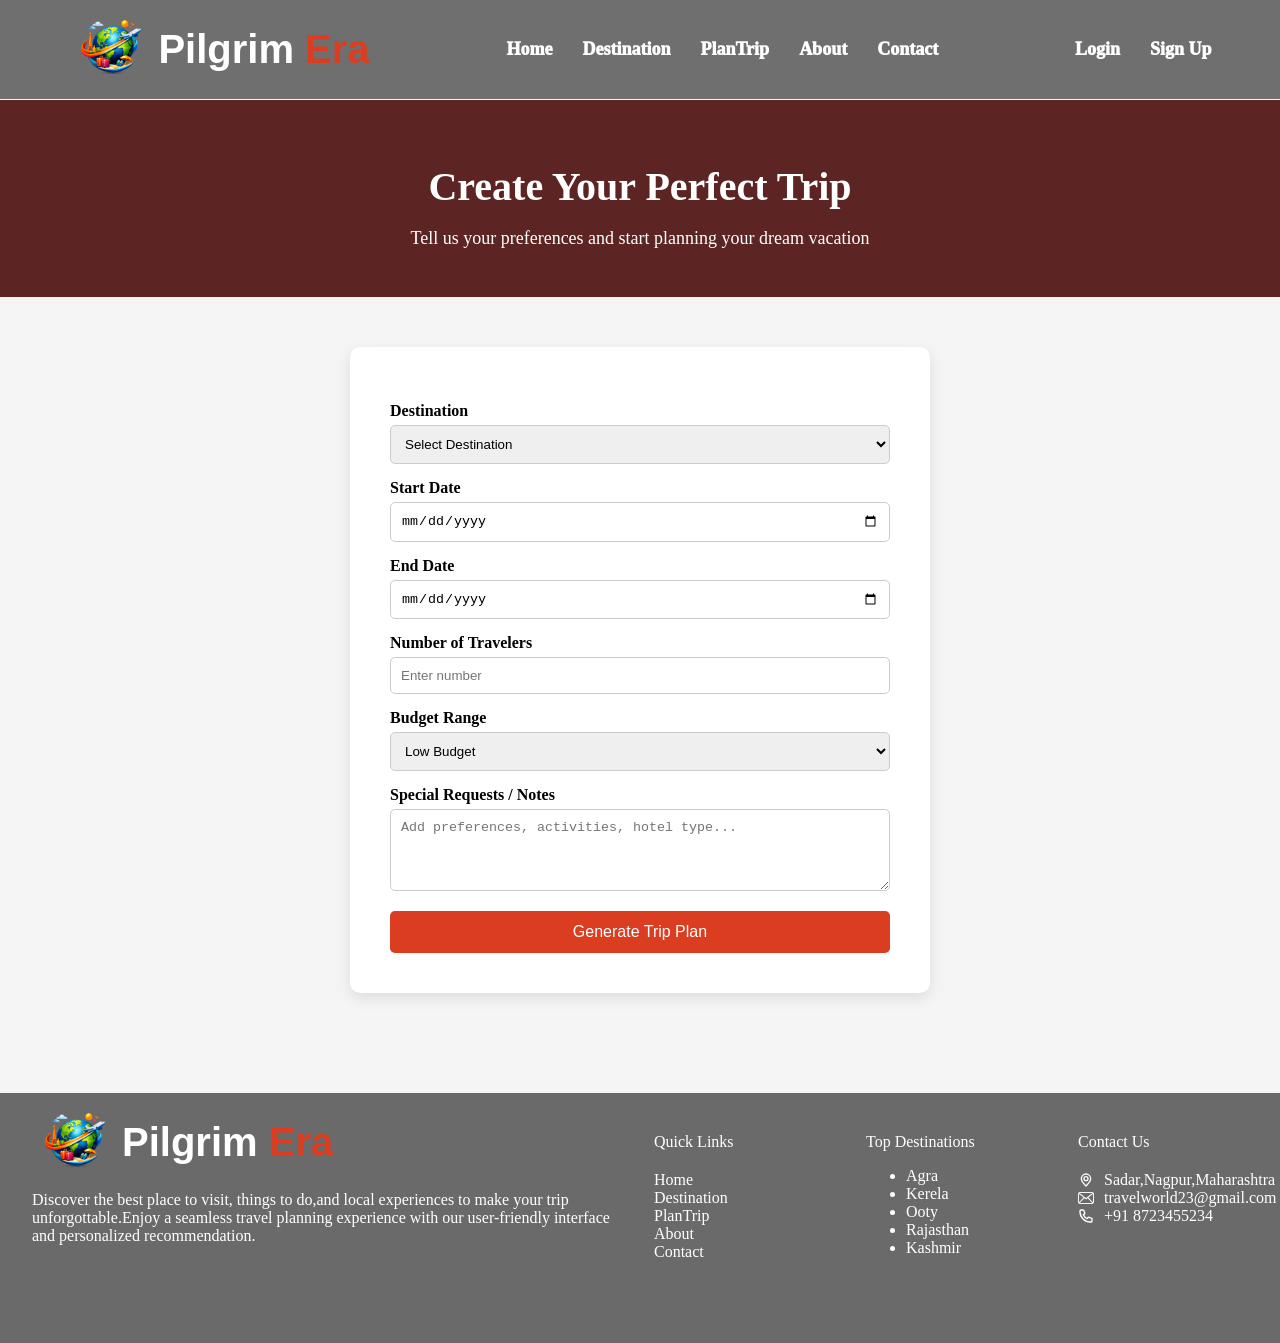
<file: pages/plantrip.html>
<!DOCTYPE html>
<html>
<head>
     <title>pilgrim-era</title>
     <link rel="stylesheet" href="./../css/style.css" />
     <link rel="stylesheet" href="./../css/navbar.css"/>
     <link rel="stylesheet" href="./../css/footer.css"/>
     <link rel="stylesheet" href="./../css/plantrip.css"/>

</head>
<body>
    <!-- navbar -->
    <div class="main-container">
        <div class="img-container">
            <img src="./../images/main-logo.png" alt="logo" class="main-logo-img"/>
            <h1 class="website-name">Pilgrim <span style="color:#DA3D20;">Era</span></h1>
        </div>

          <input type="checkbox" id="toogle-menu" class="toogle-menu" />
        <label for="toogle-menu" class="hamburger-menu">
          <img src="./../images/hamburger.svg" alt="hamburger" height="28px"/>
        </label>

        <div class="nav-menu">
            <a href="./../index.html" class="nav-item">Home</a>
            <a href="./destination.html" class="nav-item">Destination</a>
            <a href="plantrip.html" class="nav-item">PlanTrip</a>
            <a href="./about.html" class="nav-item">About</a>
            <a href="./contact.html" class="nav-item">Contact</a>
        </div>
        <div class="nav-menu">
            <a href="./login.html" class="nav-item">Login</a>
            <a href="./signup.html" class="nav-item">Sign Up</a>
        </div>
    </div>

    <!-- Hero Section -->
    <section class="hero">
        <h1>Create Your Perfect Trip</h1>
        <p>Tell us your preferences and start planning your dream vacation</p>
    </section>

    <!-- Plan Trip Form -->
    <section class="form-section">
        <form class="trip-form">

            <label for="select">Destination</label>
            <select id="select" required>
                <option value="">Select Destination</option>
                <option>Agra,India</option>
                <option>Paris, France</option>
                <option>Bali, Indonesia</option>
                <option>Tokyo, Japan</option>
                <option>Dubai, UAE</option>
                <option>New York, USA</option>
                <option>Rome, Italy</option>
                <option>Sydney, Australia</option>
                <option>Cairo, Egypt</option>
                <option>Rio de Janeiro, Brazil</option>
            </select>

            <label for="date">Start Date</label>
            <input id="date" type="date" required>

            <label for="start">End Date</label>
            <input id="start" type="date" required>

            <label for="people">Number of Travelers</label>
            <input id="people" type="number" min="1" placeholder="Enter number" required>

            <label for="range">Budget Range</label>
            <select id="range">
                <option>Low Budget</option>
                <option>Medium Budget</option>
                <option>Luxury</option>
            </select>

            <label for="request">Special Requests / Notes</label>
            <textarea id="request" rows="4" placeholder="Add preferences, activities, hotel type..."></textarea>

            <button type="submit">Generate Trip Plan</button>

        </form>
    </section>

      <!-- Footer -->

      <div class="main-footer-section">
        <div class="footer-info-container-first">
          <div>
            <div class="img-container">
              <img
                src="./../images/main-logo.png"
                alt="logo"
                class="main-logo-img"
              />
              <h1 class="website-name">
                Pilgrim <span style="color: #da3d20">Era</span>
              </h1>
            </div>

            <div style="color: white" class="main-info">
              Discover the best place to visit, things to do,and local
              experiences to make your trip unforgottable.Enjoy a seamless
              travel planning experience with our user-friendly interface and
              personalized recommendation.
            </div>
          </div>
        </div>
        <div class="footer-info-container">
          <span class="footer-heading">Quick Links</span><br />
          <a href="./../index.html" class="footer-link">Home</a><br />
          <a href="./destination.html" class="footer-link">Destination</a
          ><br />
          <a href="plantrip.html" class="footer-link">PlanTrip</a><br />
          <a href="./about.html" class="footer-link">About</a><br />
          <a href="./contact.html" class="footer-link">Contact</a><br />
        </div>
        <div class="footer-info-container">
          <span>Top Destinations</span>
          <ul>
            <li>Agra</li>
            <li>Kerela</li>
            <li>Ooty</li>
            <li>Rajasthan</li>
            <li>Kashmir</li>
          </ul>
        </div>
        <div class="footer-info-container">
          <span>Contact Us</span><br />
          <div class="footer-align">
            <img src="./../images/location.svg" alt="phone" class="img-footer" />
          <a href="https://maps.app.goo.gl/tefS2K4EFeZtuiAq8" target="_main" class="href-footer"
            >Sadar,Nagpur,Maharashtra</a
          ></div>
          <div class="footer-align">
            <img src="./../images/mail.svg" alt="phone" class="img-footer" />
          <a href="mailto:travelworld23@gmail.com" class="href-footer">travelworld23@gmail.com</a
          ></div>
          <div class="footer-align">
            <img src="./../images/phone.svg" alt="phone" class="img-footer" />
          <a href="tel:+91 8723455234" class="href-footer">+91 8723455234</a>
          </div>
        </div>
      </div>
    
</body>
</html>
</file>
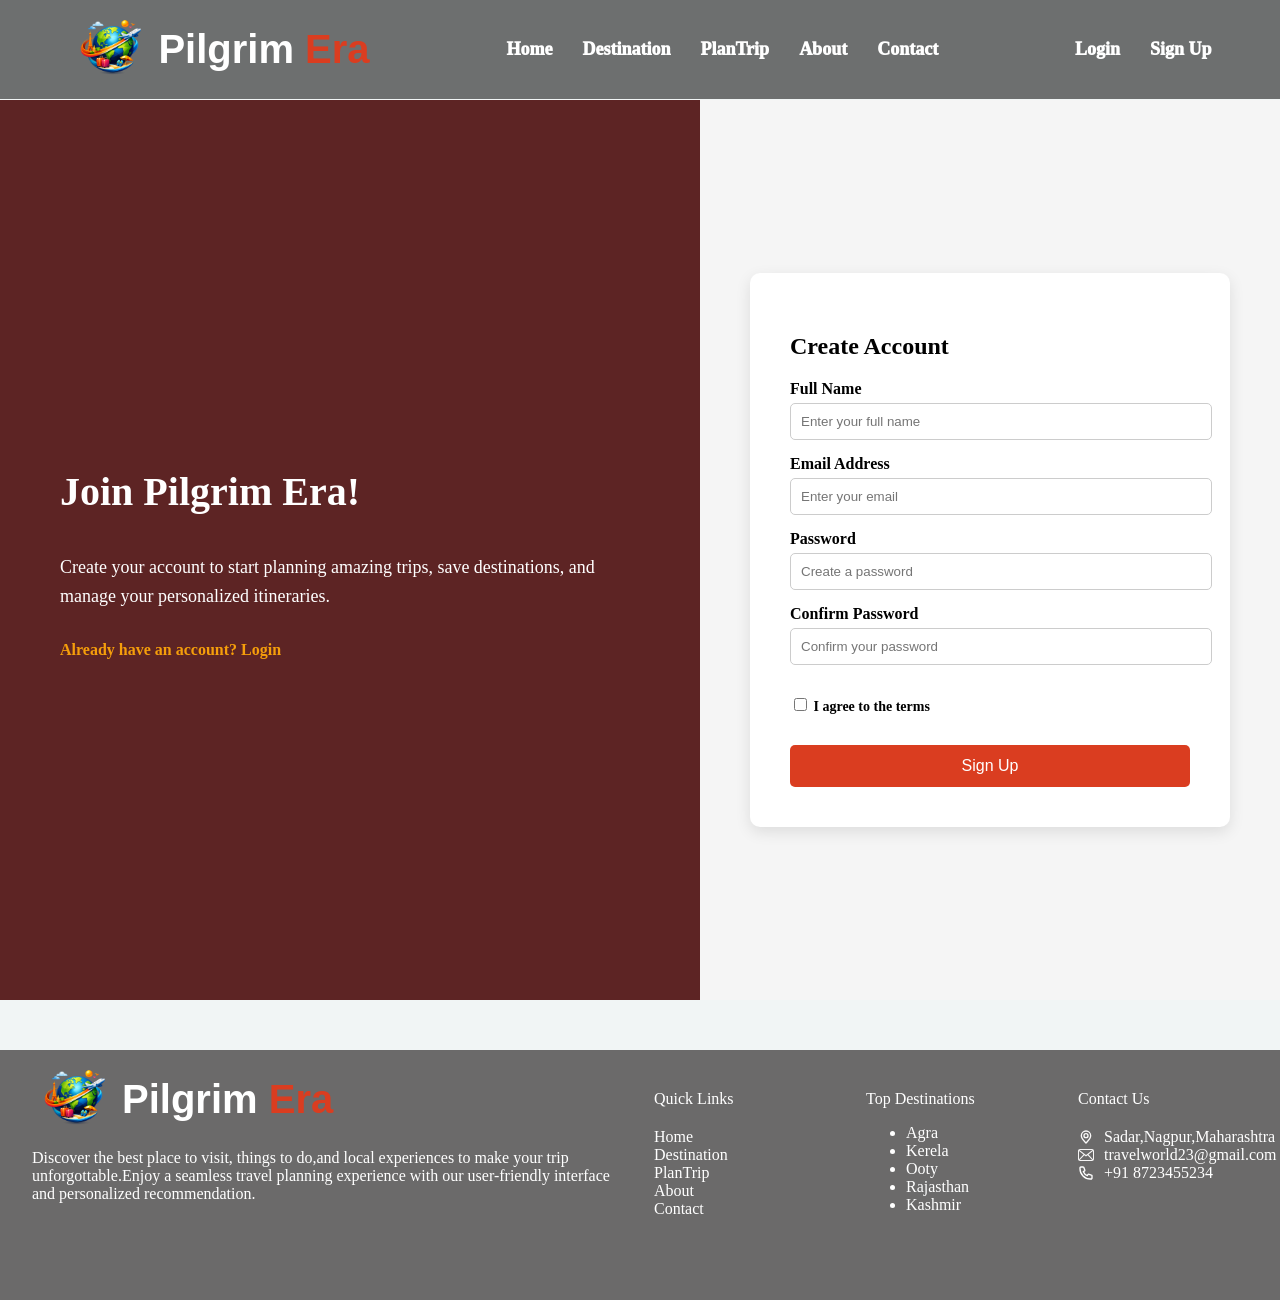
<file: pages/signup.html>
<!DOCTYPE html>
<html>
<head>
     <title>pilgrim-era</title>
     <link rel="stylesheet" href="./../css/style.css" />
     <link rel="stylesheet" href="./../css/navbar.css"/>
     <link rel="stylesheet" href="./../css/footer.css"/>
     <link rel="stylesheet" href="./../css/login.css"/>

</head>
<body>
    <!-- navbar -->
    <div class="main-container">
        <div class="img-container">
            <img src="./../images/main-logo.png" alt="logo" class="main-logo-img"/>
            <h1 class="website-name">Pilgrim <span style="color:#DA3D20;">Era</span></h1>
        </div>

           <input type="checkbox" id="toogle-menu" class="toogle-menu" />
        <label for="toogle-menu" class="hamburger-menu">
          <img src="./../images/hamburger.svg" alt="hamburger" height="28px"/>
        </label>

        <div class="nav-menu">
            <a href="./../index.html" class="nav-item">Home</a>
            <a href="./destination.html" class="nav-item">Destination</a>
            <a href="./plantrip.html" class="nav-item">PlanTrip</a>
            <a href="./about.html" class="nav-item">About</a>
            <a href="./contact.html" class="nav-item">Contact</a>
        </div>
        <div class="nav-menu">
            <a href="./login.html" class="nav-item">Login</a>
            <a href="signup.html" class="nav-item">Sign Up</a>
        </div>
    </div>

     <!-- Signup -->
    <div class="login-container">

        <!-- Left Side -->
        <div class="login-left">
            <h1>Join Pilgrim Era!</h1>
            <p>
                Create your account to start planning amazing trips,
                save destinations, and manage your personalized itineraries.
            </p>
            <a href="login.html" class="signup-link">Already have an account? Login</a>
        </div>

        <!-- Right Side -->
        <div class="login-right">
            <div class="login-form">
                <h2>Create Account</h2>

                <form>
                    <label>Full Name</label>
                    <input type="text" placeholder="Enter your full name" required>

                    <label>Email Address</label>
                    <input type="email" placeholder="Enter your email" required>

                    <label>Password</label>
                    <input type="password" placeholder="Create a password" required>

                    <label>Confirm Password</label>
                    <input type="password" placeholder="Confirm your password" required>

                    <div class="form-options">
                        <label>
                            <input type="checkbox" required> I agree to the terms
                        </label>
                    </div>

                    <button type="submit">Sign Up</button>
                </form>
            </div>
        </div>

    </div>

  <!-- Footer -->

      <div class="main-footer-section">
        <div class="footer-info-container-first">
          <div>
            <div class="img-container">
              <img
                src="./../images/main-logo.png"
                alt="logo"
                class="main-logo-img"
              />
              <h1 class="website-name">
                Pilgrim <span style="color: #da3d20">Era</span>
              </h1>
            </div>

            <div style="color: white" class="main-info">
              Discover the best place to visit, things to do,and local
              experiences to make your trip unforgottable.Enjoy a seamless
              travel planning experience with our user-friendly interface and
              personalized recommendation.
            </div>
          </div>
        </div>
        <div class="footer-info-container">
          <span class="footer-heading">Quick Links</span><br />
          <a href="./../index.html" class="footer-link">Home</a><br />
          <a href="./destination.html" class="footer-link">Destination</a
          ><br />
          <a href="./plantrip.html" class="footer-link">PlanTrip</a><br />
          <a href="./about.html" class="footer-link">About</a><br />
          <a href="./contact.html" class="footer-link">Contact</a><br />
        </div>
        <div class="footer-info-container">
          <span>Top Destinations</span>
          <ul>
            <li>Agra</li>
            <li>Kerela</li>
            <li>Ooty</li>
            <li>Rajasthan</li>
            <li>Kashmir</li>
          </ul>
        </div>
        <div class="footer-info-container">
          <span>Contact Us</span><br />
          <div class="footer-align">
            <img src="./../images/location.svg" alt="phone" class="img-footer" />
          <a href="https://maps.app.goo.gl/tefS2K4EFeZtuiAq8" target="_main" class="href-footer"
            >Sadar,Nagpur,Maharashtra</a
          ></div>
          <div class="footer-align">
            <img src="./../images/mail.svg" alt="phone" class="img-footer" />
          <a href="mailto:travelworld23@gmail.com" class="href-footer">travelworld23@gmail.com</a
          ></div>
          <div class="footer-align">
            <img src="./../images/phone.svg" alt="phone" class="img-footer" />
          <a href="tel:+91 8723455234" class="href-footer">+91 8723455234</a>
          </div>
        </div>
      </div>
    
</body>
</html>
</file>
<file: css/style.css>
body{
    background-color: rgb(241, 245, 245);
    margin: 0;
    padding: 0;
}
</file>
<file: css/navbar.css>
.main-container{
    display: flex;
    flex-direction: row;
    justify-content: space-around;
    align-items: center;
    top:0;
    left:0;
    right: 0;
    position:fixed;
    background-color: rgba(0,0,0,0.55);
}
.img-container{
    display: flex;
    flex-direction: row;
    align-items: center;
}
.main-logo-img{
    height: 90px;
    width: 90px;
}
.website-name{
    font-size: 40px;
    color: white;
    font-weight: 700;
    font-family: 'Trebuchet MS', 'Lucida Sans Unicode', 'Lucida Grande', 'Lucida Sans', Arial, sans-serif;
}
.nav-menu{
    display: flex;
    flex-direction: row;
    gap: 30px;
}
.nav-item{
    text-decoration: none;
    font-size: 18px;
    color: white;
    font-weight: 1000;
}
.nav-item:hover{
    color:#DA3D20;
}
.hamburger-menu{
    display:none;
    cursor: pointer;
}
.toogle-menu{
    display:none
}
@media screen and (max-width:768px){
    .main-container{
        flex-wrap: wrap;
    }
    .nav-menu{
        display: none;
        flex-direction: column;
        gap:10px;
        width:100%;
        text-align:center;
        font-size: 18px;
    }
    .hamburger-menu{
       display:block;
    }
    .toogle-menu:checked ~ .nav-menu{
        display: flex;
    }
    .toogle-menu:checked ~ .hamburger-menu{
        content: 'x';
    }
    .nav-item{
        padding: 10px 0px;
    }

}
</file>
<file: css/home.css>
.main-hero-section{
    background-image: linear-gradient(rgba(0,0,0,0.4),rgba(0,0,0,0.4)),url("./../images/home-bg-petra.jpg");
    background-size: cover;
    background-position: center;
    height: 85vh;
}
.highted-word{
    color: #A8DF8E;
    font-size: 15px;
    font-weight: 700;
    display: flex;
    flex-direction: row;
    margin-bottom: 20px;
    padding-top: 30px;
}
.highted-text{
    margin-right: 10px;
    display: flex;
    flex-direction: row;
    align-items: center;
    gap: 5px;
}

.main-content{
    color:#DA3D20;
    margin-left:8.5%;
    margin-top: 100px;
}
.sub-content{
    font-family: 'Trebuchet MS', 'Lucida Sans Unicode', 'Lucida Grande', 'Lucida Sans', Arial, sans-serif;
    font-size: 60px;
    font-weight: 700;
    margin-bottom: 20px;
}
.main-info{
   width: 600px;
   font-family: 'Trebuchet MS', 'Lucida Sans Unicode', 'Lucida Grande', 'Lucida Sans', Arial, sans-serif;
}
.destination-container{
    background-color: white;
    width: 650px;
    padding: 10px;
    border-radius: 20px;
    margin-top: 20px;
    display: flex;
    flex-direction: row;
    align-items: center;
    justify-content: space-evenly;
    
}
.destination-item-container{
    display: flex;
    flex-direction: row;
    align-items: center;
   
}
.destination-input{
    border: none;
    outline:none;
    margin-left: 5px;

}
.btn-search{
    border-radius: 10px;
    padding: 2px 6px;
    background-color: #DA3D20;
    color: white;
}
.recommendation{
    display: flex;
    flex-direction: row;
    color: white;
    margin-top: 50px;
    gap: 50px;
    margin-left: 5px;

}
.recommendation-items{
    display: flex;
    flex-direction: column;
    align-items: center;
    gap: 10px;

}
.recommendation-count{
    font-size: 30px;
    font-weight: 700;
    font-family: 'Trebuchet MS', 'Lucida Sans Unicode', 'Lucida Grande', 'Lucida Sans', Arial, sans-serif;
}
.destination-section{
    margin-top:160px;
    font-weight: 700;
    display: flex;
    flex-direction: column;
    align-items: center;
    font-family: 'Trebuchet MS', 'Lucida Sans Unicode', 'Lucida Grande', 'Lucida Sans', Arial, sans-serif;
}
.destination-section-heading{
    font-size: 35px;
    margin-top: 50px;
}
.destination-section-items{
    display: flex;
    flex-direction: row;
    justify-content: center;
    align-items: center;
    margin-top: 40px;
    gap: 10px;
}
.destination-section-item-1{
    background-image: linear-gradient(rgba(0,0,0,0.4),rgba(0,0,0,0.4)),url("./../images/tajmahal-home-bg.jpg");
    background-size: cover;
    background-position: center;
    width: 300px;
    height:400px;
    border-radius: 20px;
    display: flex;
    flex-direction: column;
    justify-content: end;
}
.main-destination{
    display: flex;
    flex-direction:column;
    width: 100%;
    gap: 10px;
}

.destination-info{
    display: flex;
    flex-direction: row;
    justify-content: space-between;
}
.destination-top-info{
    font-size: 15px;
    color: white;
    font-weight: 700;
    font-family: 'Trebuchet MS', 'Lucida Sans Unicode', 'Lucida Grande', 'Lucida Sans', Arial, sans-serif;
    padding: 10px;
}
.destination-bottom-info{
    color: white;
    font-weight: 600;
    font-family: 'Trebuchet MS', 'Lucida Sans Unicode', 'Lucida Grande', 'Lucida Sans', Arial, sans-serif;
    font-size: 15px;
    padding-left: 5px;
}
.book-btn{
    border: none;
    cursor: pointer;
    background-color:#DA3D20;
    color: white;
    padding: 5px 10px;
    width: 120px;
    border-radius: 10px;
    display: flex;
    flex-direction: row;
    justify-content: center;
    align-items: center;
    margin: 0 0 5px 5px;
}
.destination-section-item-2{
    display: flex;
    flex-direction: column;
    align-items: center;
    gap: 10px;
}
.destination-section-item-sub-1{
    background-image: linear-gradient(rgba(0,0,0,0.2),rgba(0,0,0,0.2)),url("./../images/kerala-home-bg.jpg");
    background-size: cover;
    background-position: center;
    width: 300px;
    height:195px;
    border-radius: 20px;
     display: flex;
    flex-direction: column;
    justify-content: end;
}
.destination-section-item-sub-2{
    background-image: linear-gradient(rgba(0,0,0,0.2),rgba(0,0,0,0.2)),url("./../images/ooty-home-bg.jpg");
    background-size: cover;
    background-position: center;
    width: 300px;
    height:195px;
    border-radius: 20px;
     display: flex;
    flex-direction: column;
    justify-content: end;
}
.destination-section-item-3{
    display: flex;
    flex-direction: column;
    align-items: center;
    gap: 10px;
}
.destination-section-item-sub-3{
    background-image: linear-gradient(rgba(0,0,0,0.2),rgba(0,0,0,0.2)),url("./../images/rajasthan-home-bg.jpg");
    background-size: cover;
    background-position: center;
    width: 300px;
    height:195px;
    border-radius: 20px;
     display: flex;
    flex-direction: column;
    justify-content: end;
}
.destination-section-item-sub-4{
    background-image: linear-gradient(rgba(0,0,0,0.2),rgba(0,0,0,0.2)),url("./../images/kashmir-home-bg.jpg");
    background-size: cover;
    background-position: center;
    width: 300px;
    height:195px;
    border-radius: 20px;
     display: flex;
    flex-direction: column;
    justify-content: end;
}
.work-section{
    display: flex;
    flex-direction: column;
    align-items: center;
    margin-top: 40px;
}
.work-section-heading{
    font-size: 35px;
    font-weight: 700;
    font-family: 'Trebuchet MS', 'Lucida Sans Unicode', 'Lucida Grande', 'Lucida Sans', Arial, sans-serif;
}
.work-section-description{
    font-size: 16px;
    font-family: 'Trebuchet MS', 'Lucida Sans Unicode', 'Lucida Grande', 'Lucida Sans', Arial, sans-serif;
    font-weight: 700;
    margin-top: 16px;
}
.work-section-info-container{
    display: flex;
    flex-direction: row;
    justify-content: space-evenly;
    gap:20px;
    margin-top: 50px;
    margin-left: 100px;
    margin-right: 100px;
}
.work-section-heading-item{
    font-size: 18px;
    font-weight: 700;
}
.work-section-para-container{
    display: flex;
    flex-direction: column;
    justify-content: center;
    gap:10px;
    background-color:white;
    padding: 20px;
    border-radius: 10px;
    width: 180px;
    box-shadow: 0px 4px 8px rgba(0,0,0,0.1);
}
.work-section-para-container:hover{
     border:1px solid #DA3D20;
     transition: border 0.3s ease;

}
.work-img-section{
    display: flex;
    flex-direction: row;
    justify-content: center;
}
.work-img{
   padding: 5px;
    border-radius: 50%;
    background-color:#f2b2a6 ;
}
@media screen and (max-width:768px){
  .sub-content{
    font-size: 38px;
  }
  .main-info{
    width: 100%;
    font-size: 16px;
  }
  .destination-container{
    flex-direction: column;
    width: 90%;
    align-items: start;
    }
    .destination-item-container{
        width: 100%;
    }
   .destination-input{
    width: 100%;
   }
 
  .recommendation{
    flex-wrap: wrap;
   }
   .destination-section{
    margin-top:100px;
   }
.destination-section-heading{
    font-size: 20px;
   
}
.destination-para{
    font-size: 16px;
    padding: 0px 20px;
   
}
.destination-section-items{
    flex-direction: column;
  
}
.work-section{
    margin-top: 20px;
}
.work-section-heading{
    font-size: 20px;
}
.work-section-description{
    font-size: 14px;
    padding: 0px 20px;
}
.work-section-info-container{
    flex-direction: column;
}


}
</file>
<file: css/footer.css>
.main-footer-section{
   background-color:rgb(107, 106, 106);
   width:100%;
   height: 250px;
   display: flex;
   flex-direction: row;
   justify-content: space-evenly;
   margin-top: 50px;
   color: white;
}
.footer-info-container-first{
     width:580px
}
.footer-info-container{
    width:160px;
    margin-top: 30px;
    padding: 10px;
}
.footer-info-container li{
   cursor: pointer;
}
.footer-info-container li:hover{
      color:#DA3D20;
}
.footer-info-container span{
   margin-bottom: 2px;
   display: block;
}
.footer-heading{
    margin-bottom: 2px;
    display: block;
}
.footer-link{
    text-decoration: none;
    color:white;
}
.footer-link:hover{
   color:#DA3D20;
}
.footer-align{
    display: flex;
    flex-direction: row;
    align-items: center;
    
}
.img-footer{
    height: 16px;
    margin-right: 10px;
}
.href-footer{
    text-decoration: none;
    color: white;
}
.href-footer:hover{
   color:#DA3D20;
}
@media screen  and (max-width:768px){
    .main-footer-section{
        flex-direction: column;
        height: auto;
        padding: 20px 16px;
    }
    .footer-info-container-first{
     width:100%;
    }
    .footer-info-container{
        width: 100%;
        margin-left: 30px;
    }
}
</file>
<file: css/about.css>
body {
    background-color: #f5f5f5;
}
.about-main{
    margin-top: 100px;
}
/* Hero */
.hero {
    text-align: center;
    padding: 30px 20px;
    background-color: rgb(93, 36, 36);
    color: white;
}

.hero h1 {
    font-size: 42px;
    margin-bottom: 15px;
}

/* Sections */
.about-section-head-area{
    display: flex;
    flex-direction: row;
    justify-content: space-around;
    gap: 0px;
    margin-top: 30px;
}
.about-section,
.mission-section{
    padding: 60px 20px;
    text-align: justify;
    background-color: rgb(213, 211, 211);
    margin: 20px 0;
    border-radius: 10px;
    box-shadow: 0px 6px 16px rgba(0,0,0,0.8);
    width: 500px;
}
.features-section h2{
    text-align: center;
    margin-top: 40px;
    color: #DA3D20;
}
.features-grid{
    display: flex;
    flex-direction: row;
    justify-content: space-around;
    align-items: center;
    margin-top: 50px;
}
.feature-box{
    box-shadow: -6px 0px 2px rgba(208, 6, 6, 0.8) ;
    border-radius: 10px;
    padding: 10px;
    height: 150px;
    width: 220px;
    background-color:  rgb(213, 211, 211) ;
}
.feature-box:hover{
    border: 1px solid #DA3D20;
    transform: translateY(-2px);
    transition: 0.3 ease;
}
.feature-box h3{
    text-align: center;
}
.feature-box p{
    text-align: justify;
}
.team-section h2{
    text-align: center;
    margin-top: 60px;
    color: #DA3D20;
}
.team-grid{
    display: flex;
    flex-direction: row;
    justify-content: center;
    gap: 30px;
    align-items: center;
    margin-top: 60px;
}
.team-card{
    box-shadow: 0px 4px 6px 2px rgba(0,0,0,0.8) ;
    border-radius: 10px;
    padding: 10px;
    height: 230px;
    width: 220px;
    background-color:  rgb(251, 250, 250) ;
}
.team-card:hover{
    border: 1px solid #DA3D20;
    transform: translateY(-2px);
    transition: 0.3 ease;
}
.team-card img {
    width: 100px;
    height: 100px;
    border-radius: 50%;
    object-fit: cover;
    margin: 10px auto;
    display: block;
}
.cta-section{
    color:#f59e0b;
    text-align: center;
    margin-top: 70px;
}

.cta-button {
    display: inline-block;
    margin-top: 20px;
    padding: 12px 25px;
    background-color: #DA3D20;
    color: white;
    text-decoration: none;
    border-radius: 5px;
    font-weight: bold;
    border: 1px solid black;
}

.cta-button:hover {
    background-color: #1e3a8a;
}
@media screen and (max-width:768px){
    .about-section-head-area{
    display: flex;
    flex-direction:column;
    justify-content:none;
    gap: 20px;
   
}
.about-section,
.mission-section{
    padding: 60px 0px;
    margin: 10px 0;
    width: 100%;
}
.features-grid{
   flex-direction: column;
    justify-content:none;
    gap:20px;
    margin-top: 30px;
}
.feature-box{
    height: 90px;
    width:100%;
}
.feature-box p{
    text-align:center;
}
.team-grid{
    flex-direction:column;
    justify-content:none;
    gap: 20px;
    align-items: center;
    margin-top: 30px;
}
    
}
</file>
<file: css/contact.css>
body {
    background-color: #f5f5f5;
}
/* Hero */
.hero {
    text-align: center;
    padding: 30px 20px;
    margin-top: 100px;
    color: white;
     background-color: rgb(93, 36, 36);
}

.hero h1 {
    font-size: 42px;
    margin-bottom: 10px;
}

/* Contact Section */
.contact-section {
    padding: 60px 20px;
    background-color: white;
}

.contact-container {

    display:flex ;
    flex-direction: row;
    justify-content: space-around;
    width: 100%;
    margin: auto;
}

.contact-form form {
    width: 450px;
    display: flex;
    flex-direction: column;
}

.contact-form label {
    margin-top: 15px;
    margin-bottom: 5px;
    font-weight: bold;
}

.contact-form input,
.contact-form textarea {
    padding: 10px;
    border-radius: 5px;
    border: 1px solid #ccc;
}

.contact-form button {
    margin-top: 20px;
    padding: 12px;
    background-color: #DA3D20;
    border: none;
    color: white;
    border-radius: 5px;
    cursor: pointer;
}

.contact-form button:hover {
    background-color:  rgb(18, 18, 83);
}

.contact-info {
    width: 450px;
    background-color: #e0e4eb;
    padding: 20px;
    border-radius: 10px;
}
@media screen and (max-width:768px) {
    .contact-container {
    flex-direction:column;
    justify-content:none;
    gap:60px;
    width: 100%;
    margin:none;
}
.contact-info {
    width: 100%;
    padding: 8px;
}
.contact-form form {
    width:100%;
}
    
}
</file>
<file: css/destination.css>
body {
    background-color: #f5f5f5;
}
/* Hero Section */
.hero {
    margin-top: 100px;
    text-align: center;
    padding: 30px 20px;
    background-color: rgb(93, 36, 36);
    color: white;
}

.hero h1 {
    font-size: 48px;
    margin-bottom: 20px;
}

.hero p {
    font-size: 18px;
    margin-bottom: 20px;
}

.hero button {
    padding: 12px 25px;
    border: none;
    background-color: #DA3D20;
    color: white;
    border-radius: 5px;
    cursor: pointer;
}

/* Search Section */
.search-section {
    display: flex;
    justify-content: center;
    gap: 10px;
    padding: 30px;
    background-color: white;
}

.search-section input,
.search-section select {
    padding: 10px;
    width: 200px;
    border-radius: 5px;
    border: 1px solid #ccc;
}

.search-section button {
    padding: 10px 20px;
    background-color: #DA3D20;
    color: white;
    border: none;
    border-radius: 5px;
}

/* Destination Cards */



/* Container */
.destination-container {
  width: 90%;
  max-width: 1200px;
  margin: 50px auto;
  display: flex;
  flex-direction: column;
  gap: 40px;
}

/* Card */
.destination-card {
  display: flex;
  background: white;
  border-radius: 10px;
  overflow: hidden;
  box-shadow: 0 4px 15px rgba(0,0,0,0.1);
  transition: 0.3s;
}

.destination-card:hover {
  transform: scale(1.02);
}

/* Image */
.destination-card img {
  width: 40%;
  object-fit: cover;
}

/* Content */
.destination-content {
  padding: 25px;
  width: 60%;
}

.destination-content h2 {
  margin-bottom: 8px;
  color: #DA3D20;
}

.location {
  margin-bottom: 15px;
  color: gray;
}

.description {
  margin-bottom: 15px;
  line-height: 1.6;
}

.highlights {
  margin-bottom: 20px;
}

.highlights li {
  margin-bottom: 6px;
}

/* Price and Button */
.price-book {
  display: flex;
  justify-content: space-between;
  align-items: center;
}

.price {
  font-size: 20px;
  font-weight: bold;
  color: #DA3D20;
}

button {
  background-color: #DA3D20;
  color: white;
  border: none;
  padding: 10px 18px;
  border-radius: 5px;
  cursor: pointer;
  transition: 0.3s;
}

button:hover {
  background-color: rgb(18, 18, 83);
}

@media screen and (max-width:768px){
  .destination-card {
  display: flex;
  flex-direction: column;
  height: 470px;
}
.destination-card img {
  width: 100%;
  object-fit: cover;
  height: 150px;
}
.destination-content {
  padding: 5px;
  width: 100%;
}
.destination-content h2 {
  margin-bottom: 5px;
  font-size: 20px;
}

.location {
  margin-bottom: 5px;
  color: gray;
}

.description {
  margin-bottom: 10px;
  line-height: 1.6;
}

.highlights {
  margin-bottom: 15px;
}

.highlights li {
  margin-bottom: 4px;
}

.price {
  font-size: 15px;
  font-weight: bold;
  color: #DA3D20;
}

button {
  padding: 10px 16px;
}

}
</file>
<file: css/login.css>
body {
    height: 100vh;
}

/* Container */
.login-container {
    display: flex;
    height: 100vh;
    margin-top: 100px;
}

/* Left Side */
.login-left {
    flex: 1;
    background-color:rgb(93, 36, 36);
    color: white;
    display: flex;
    flex-direction: column;
    justify-content: center;
    padding:60px;
}

.login-left h1 {
    font-size: 40px;
    margin-bottom: 20px;
}

.login-left p {
    font-size: 18px;
    margin-bottom: 30px;
    line-height: 1.6;
}

.signup-link {
    color: #f59e0b;
    text-decoration: none;
    font-weight: bold;
}

/* Right Side */
.login-right {
    flex: 1;
    background-color: #f5f5f5;
    display: flex;
    justify-content: center;
    align-items: center;
}

.login-form {
    background-color: white;
    padding: 40px;
    width: 100%;
    max-width: 400px;
    border-radius: 10px;
    box-shadow: 0 5px 15px rgba(0,0,0,0.1);
}

.login-form h2 {
    margin-bottom: 20px;
}

.login-form label {
    display: block;
    margin-top: 15px;
    margin-bottom: 5px;
    font-weight: bold;
}

.login-form input[type="email"],
.login-form input[type="text"],
.login-form input[type="password"] {
    width: 100%;
    padding: 10px;
    border-radius: 5px;
    border: 1px solid #ccc;
}

.form-options {
    display: flex;
    justify-content: space-between;
    margin-top: 15px;
    font-size: 14px;
}

.form-options a {
    text-decoration: none;
    color: #1e3a8a;
}

.login-form button {
    margin-top: 25px;
    width: 100%;
    padding: 12px;
    background-color: #DA3D20;
    border: none;
    color: white;
    border-radius: 5px;
    font-size: 16px;
    cursor: pointer;
}

.login-form button:hover {
    background-color: rgb(18, 18, 83);
}

/* Responsive */
@media (max-width: 768px) {
    .login-container {
        flex-direction: column;
        margin-bottom: 500px;
    }

    .login-left,
    .login-right {
        flex: none;
        height: 80vh;
    }

    .login-left {
        text-align: center;
        padding: 20px 10px;
    }
}
</file>
<file: css/plantrip.css>
body {
    background-color: #f5f5f5;
}
/* Hero */
.hero {
    margin-top: 100px;
    text-align: center;
    padding: 30px 20px;
    color: white;
    background-color: rgb(93, 36, 36);

}

.hero h1 {
    font-size: 40px;
    margin-bottom: 15px;
}

.hero p {
    font-size: 18px;
}

/* Form Section */
.form-section {
    display: flex;
    justify-content: center;
    padding: 50px 20px;
}

.trip-form {
    background-color: white;
    padding: 40px;
    width: 100%;
    max-width: 500px;
    border-radius: 10px;
    box-shadow: 0 5px 15px rgba(0,0,0,0.1);
    display: flex;
    flex-direction: column;
}

.trip-form label {
    margin-top: 15px;
    margin-bottom: 5px;
    font-weight: bold;
}

.trip-form input,
.trip-form select,
.trip-form textarea {
    padding: 10px;
    border-radius: 5px;
    border: 1px solid #ccc;
}

.trip-form button {
    margin-top: 20px;
    padding: 12px;
    background-color: #DA3D20;
    border: none;
    color: white;
    border-radius: 5px;
    cursor: pointer;
    font-size: 16px;
}

.trip-form button:hover {
    background-color: rgb(18, 18, 83);
;
}
</file>
